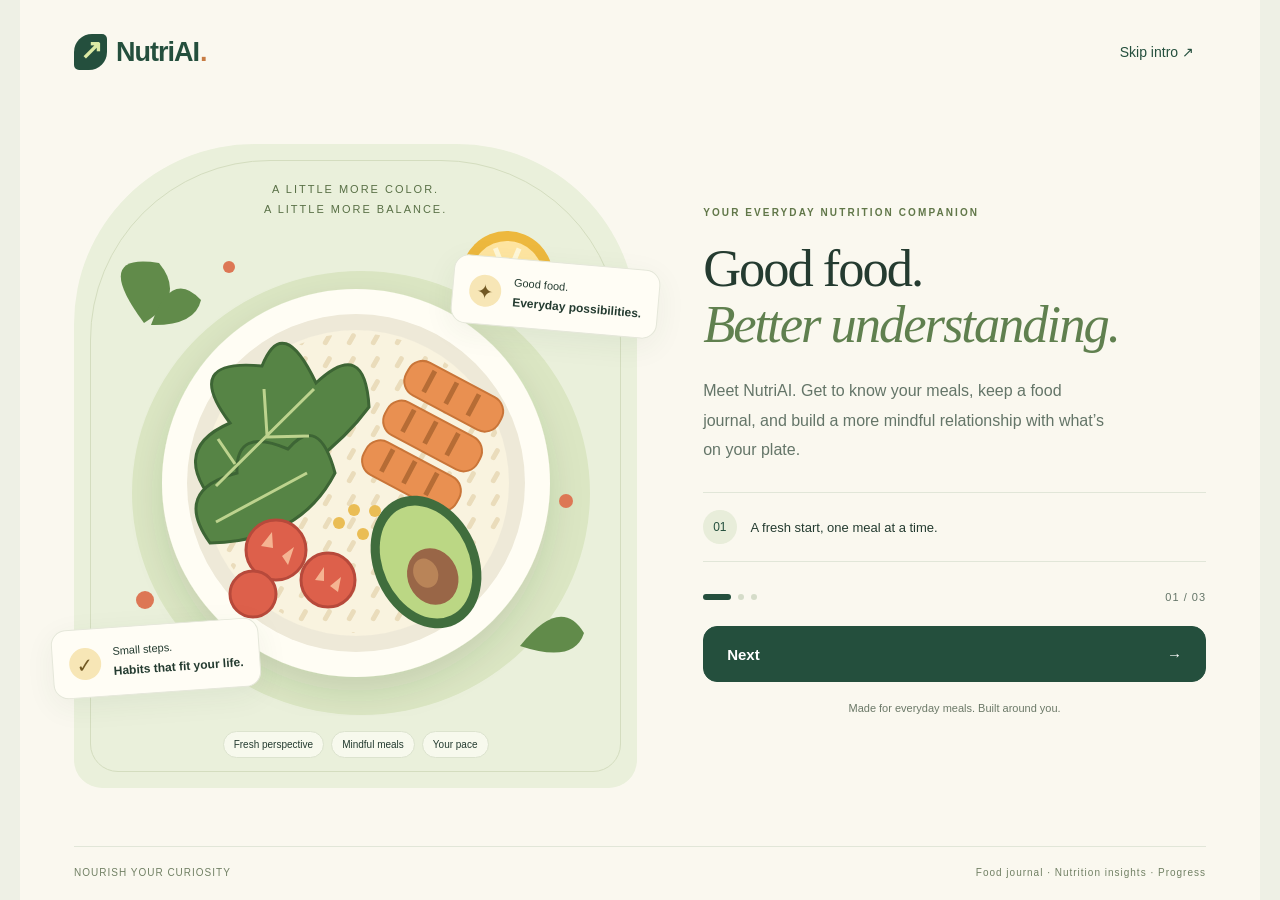
<file: frontend/index.html>
<!DOCTYPE html>
<html lang="en">

<head>
    <meta charset="UTF-8">
    <meta name="viewport" content="width=device-width, initial-scale=1.0">
    <title>NutriAI - Your Personal Wellness Companion</title>
    <!-- App Icons -->
    <link rel="icon" type="image/x-icon" href="assets/icons/favicon.ico">
    <link rel="apple-touch-icon" href="assets/icons/apple-touch-icon.png">
    <!-- PWA Manifest -->
    <link rel="manifest" href="manifest.json">
    <!-- Bootstrap 5 CSS -->
    <link href="https://cdn.jsdelivr.net/npm/bootstrap@5.3.3/dist/css/bootstrap.min.css" rel="stylesheet">
    <!-- Custom CSS -->
    <link rel="stylesheet" href="assets/style.css">
    <link rel="stylesheet" href="assets/nutrition.css">
    <link rel="stylesheet" href="assets/interior.css">
    <script src="scripts/entry.js"></script>
    <!-- Google Fonts -->
    <link href="https://fonts.googleapis.com/css2?family=Outfit:wght@300;400;500;600;700&display=swap" rel="stylesheet">
    <meta name="theme-color" content="#198754">
</head>

<body class="interior  index-page">

    <!-- App Container optimized for mobile -->
    <div class="app-container">
        <!-- Top Nav -->
        <nav class="navbar navbar-expand-lg app-navbar">
            <div class="container-fluid d-flex justify-content-between align-items-center">
                <a class="navbar-brand fw-bold text-success" href="#">NutriAI.</a>
                <div class="d-flex align-items-center gap-2">
                    <button class="btn btn-outline-success btn-sm rounded-pill px-3 fw-semibold shadow-sm"
                        id="headerTourBtn">
                        App guide
                    </button>
                    <button class="btn btn-outline-danger btn-sm rounded-pill px-3 fw-bold shadow-sm"
                        id="logoutBtnHeader">Log out</button>
                </div>
            </div>
        </nav>

        <!-- Main Content Area -->
        <main class="content-area">
          <div id="view-dashboard" class="app-view active">
            <header class="page-heading"><div><p class="page-kicker">YOUR DAILY DOSE OF AWARENESS</p><h1>Good day, <span id="dashName">there</span><span class="sun-mark" aria-hidden="true"> ☀</span></h1><p>Let’s make room for a little more balance.</p></div><a class="heading-action" href="scanner.html">+ Add meal</a></header>
            <section class="dashboard-banner"><div><p>YOUR PLATE. YOUR PACE.</p><h2>Good habits start<br>with your next bite.</h2><span class="hero-description">Get curious about your food.<br>Build a journal that feels like you.</span><a href="scanner.html">Explore your next meal <span aria-hidden="true">↗</span></a></div><img src="assets/food-bowl.svg" alt="Illustration of a colorful balanced meal"></section>
            <div class="dashboard-grid">
              <section class="card summary-card daily-overview"><div class="section-heading"><div><p class="page-kicker">THE BIG PICTURE</p><h2>Daily nutrition</h2></div><span id="dailyStatusBadge" class="badge rounded-pill bg-secondary-subtle text-secondary">Loading…</span></div>
                <div class="energy-summary"><div class="energy-ring" id="energyRing"><div><span id="eatenCals">—</span><small>kcal logged</small></div></div><div class="energy-details"><p><span class="legend-dot"></span> Remaining<strong id="remainingCals">—</strong><small>kcal</small></p><p><span class="legend-dot pale"></span> Daily goal<strong id="goalCals">—</strong><small>kcal</small></p></div></div>
                <div class="macro-tiles"><div><span class="macro-symbol" aria-hidden="true">◒</span><small>Carbs</small><strong><span id="dashCarbs">—</span> <small>g</small></strong></div><div><span class="macro-symbol" aria-hidden="true">◈</span><small>Protein</small><strong><span id="dashProtein">—</span> <small>g</small></strong></div><div><span class="macro-symbol" aria-hidden="true">◔</span><small>Fat</small><strong><span id="dashFat">—</span> <small>g</small></strong></div></div>
                <div class="progress mt-3" id="macroProgressBar" style="height:6px"><div class="progress-bar bg-info" id="carbsBar"></div><div class="progress-bar bg-warning" id="proteinBar"></div><div class="progress-bar bg-danger" id="fatBar"></div></div>
                <details class="nutrient-details"><summary>Vitamins & minerals <span>+</span></summary><div class="micro-totals"><p>Vitamin C <strong><span id="dashVitC">—</span> mg</strong></p><p>Calcium <strong><span id="dashCalcium">—</span> mg</strong></p><p>Iron <strong><span id="dashIron">—</span> mg</strong></p></div></details>
              </section>
              <aside class="day-sidebar"><a class="journal-link mt-0" href="progress.html"><span><small>THE LONGER VIEW</small><strong>See how far you’ve come</strong></span><span aria-hidden="true">↗</span></a></aside>
            </div>
            <section class="journal-section"><div class="section-heading"><div><p class="page-kicker">ONE MEAL AT A TIME</p><h2>Your food journal</h2></div><div><label class="visually-hidden" for="recentMealsDateFilter">Journal date</label><input type="date" id="recentMealsDateFilter" class="form-control form-control-sm"></div></div><div class="meal-list list-group" id="recentMealsContainer"><div class="journal-empty"><p>Your meals will appear here.</p><a href="scanner.html">Log a meal →</a></div></div></section>
          </div>
        </main>

        <!-- Unified Footer Container -->
        <div id="footerContainer"></div>

        <!-- Meal Details Modal -->
        <div class="modal fade" id="mealDetailModal" tabindex="-1" aria-labelledby="mealDetailModalLabel"
            aria-hidden="true">
            <div class="modal-dialog modal-dialog-centered">
                <div class="modal-content rounded-4 border-0 shadow">
                    <div class="modal-header border-0 pb-0">
                        <h5 class="modal-title fw-bold" id="mealDetailModalLabel">Meal Details</h5>
                        <button type="button" class="btn-close" data-bs-dismiss="modal" aria-label="Close"></button>
                    </div>
                    <div class="modal-body">
                        <!-- Medical Caution Block -->
                        <div id="modalMedicalCautionAlert" class="alert alert-danger d-none medical-caution-card" role="alert">
                <div class="caution-header"><span>⚠️</span> <strong>Medical &amp; Dietary Caution</strong></div>
                <div id="modalCautionText"></div>
            </div>

                        <!-- Image Preview Area -->
                        <div id="modalImageContainer" class="rounded-3 overflow-hidden mb-3 d-none bg-dark"
                            style="height: 200px;">
                            <img id="modalFoodImage" src="" alt="Food Preview"
                                style="width: 100%; height: 100%; object-fit: cover;">
                        </div>

                        <h4 class="fw-bold mb-3" id="modalFoodName">Food Name</h4>

                        <!-- Macronutrients -->
                        <div class="row text-center mb-3 bg-light rounded-3 p-2 mx-1">
                            <div class="col-6 mb-2">
                                <span class="d-block small text-muted">Calories</span>
                                <span class="fs-4 fw-bold text-success" id="modalCals">0</span>
                            </div>
                            <div class="col-6 mb-2">
                                <span class="d-block small text-muted">Protein (g)</span>
                                <span class="fs-4 fw-bold" id="modalProtein">0</span>
                            </div>
                            <div class="col-6">
                                <span class="d-block small text-muted">Carbs (g)</span>
                                <span class="fs-4 fw-bold" id="modalCarbs">0</span>
                            </div>
                            <div class="col-6">
                                <span class="d-block small text-muted">Fat (g)</span>
                                <span class="fs-4 fw-bold" id="modalFat">0</span>
                            </div>
                        </div>

                        <!-- Micronutrients -->
                        <h6 class="fw-bold text-muted small mb-2 mt-3">MICRONUTRIENTS</h6>
                        <div class="row text-center bg-light-subtle rounded-3 p-2 mx-1">
                            <div class="col-4">
                                <span class="d-block small text-muted">Vit C</span>
                                <span class="fw-bold text-info" id="modalVitC">0</span><small> mg</small>
                            </div>
                            <div class="col-4">
                                <span class="d-block small text-muted">Calcium</span>
                                <span class="fw-bold text-info" id="modalCalcium">0</span><small> mg</small>
                            </div>
                            <div class="col-4">
                                <span class="d-block small text-muted">Iron</span>
                                <span class="fw-bold text-info" id="modalIron">0</span><small> mg</small>
                            </div>
                        </div>
                    </div>
                </div>
            </div>
        </div>

        <!-- jQuery & Bootstrap JS -->
        <!-- KNOWLEDGE TOUR MODAL (FRESH SIGNUP ONBOARDING) -->
        <div class="tour-modal-backdrop" id="knowledgeTourModal" role="dialog" aria-modal="true" aria-hidden="true" aria-labelledby="tourBannerHeading">
            <div class="tour-modal-card">
                <div class="tour-header-banner">
                    <div class="tour-step-icon-bg" id="tourIconContainer">
                        <span>🥗</span>
                    </div>
                    <h5 class="fw-bold mb-0 text-white" id="tourBannerHeading">Welcome to NutriAI!</h5>
                </div>

                <div class="tour-body">
                    <!-- Step 1 -->
                    <div class="tour-step active" data-step="1" data-icon="🥗" data-heading="Welcome to NutriAI!"
                        data-target=".summary-card">
                        <h4 class="tour-step-title">Daily Calorie & Macro Target</h4>
                        <p class="tour-step-desc">
                            Track your eaten, remaining, and goal calories right here! Watch your daily protein, carbs,
                            and fat breakdown update automatically.
                        </p>
                    </div>

                    <!-- Step 2 -->
                    <div class="tour-step" data-step="2" data-icon="📸" data-heading="Philippine Food Scanner"
                        data-target="[data-nav='scanner'], #scanFoodNavBtn">
                        <h4 class="tour-step-title">Explore a meal</h4>
                        <p class="tour-step-desc">
                            Open Add meal to describe a food and its weight in grams, or upload a photo. Check the predicted food and portion before saving.
                        </p>
                    </div>

                    <!-- Step 3 -->
                    <div class="tour-step" data-step="3" data-icon="⚠️" data-heading="Medical & Allergy Alerts"
                        data-target="#dailyStatusBadge">
                        <h4 class="tour-step-title">Understand the limits</h4>
                        <p class="tour-step-desc">
                            Food alerts check a limited set of known risks. A photo cannot confirm ingredients, hidden allergens, or cross-contact. Always check the recipe or label.
                        </p>
                    </div>

                    <!-- Step 4 -->
                    <div class="tour-step" data-step="4" data-icon="📊" data-heading="Progress & App Settings"
                        data-target="[data-nav='progress'], [data-nav='profile']">
                        <h4 class="tour-step-title">Track Weight & Customize Profile</h4>
                        <p class="tour-step-desc">
                            Use the Progress and Profile tabs at the bottom to view weight charts, update health goals,
                            or replay this tour anytime!
                        </p>
                    </div>
                </div>

                <div class="tour-footer">
                    <p id="tourStepCount" class="small text-muted text-center mb-0" aria-live="polite">Step 1 of 4</p><div class="tour-dots-container" id="tourDotsContainer">
                        <button type="button" class="tour-dot active" data-dot="1" aria-label="Guide step 1"></button>
                        <button type="button" class="tour-dot" data-dot="2" aria-label="Guide step 2"></button>
                        <button type="button" class="tour-dot" data-dot="3" aria-label="Guide step 3"></button>
                        <button type="button" class="tour-dot" data-dot="4" aria-label="Guide step 4"></button>
                    </div>

                    <div class="tour-actions-row">
                        <button type="button" class="btn btn-link text-muted p-0 text-decoration-none fw-medium small"
                            id="tourSkipBtn">
                            Skip Tour
                        </button>
                        <div class="d-flex gap-2">
                            <button type="button"
                                class="btn btn-outline-secondary rounded-pill px-3 py-2 fw-semibold d-none"
                                id="tourPrevBtn">
                                Back
                            </button>
                            <button type="button" class="btn btn-success rounded-pill px-4 py-2 fw-bold shadow-sm"
                                id="tourNextBtn">
                                Next
                            </button>
                        </div>
                    </div>
                </div>
            </div>
        </div>

        <script src="https://code.jquery.com/jquery-3.7.1.min.js"></script>
        <script src="https://cdn.jsdelivr.net/npm/bootstrap@5.3.3/dist/js/bootstrap.bundle.min.js"></script>
        <script src="scripts/app.js"></script>
        <script>
            // Basic Service Worker Registration
            if ('serviceWorker' in navigator) {
                window.addEventListener('load', () => {
                    navigator.serviceWorker.register('/sw.js')
                        .then(reg => {
                            console.log('SW Registered', reg);
                            // Eagerly check for service worker file updates on launch
                            reg.update();
                            // Check for updates every 1 hour
                            setInterval(() => {
                                reg.update();
                            }, 60 * 60 * 1000);
                        })
                        .catch(err => console.log('SW Reg Error', err));
                });

                // Listen for new controller taking over and reload client window automatically
                let refreshing = false;
                navigator.serviceWorker.addEventListener('controllerchange', () => {
                    if (!refreshing) {
                        refreshing = true;
                        window.location.reload();
                    }
                });
            }
        </script>
</body>

</html>
</file>
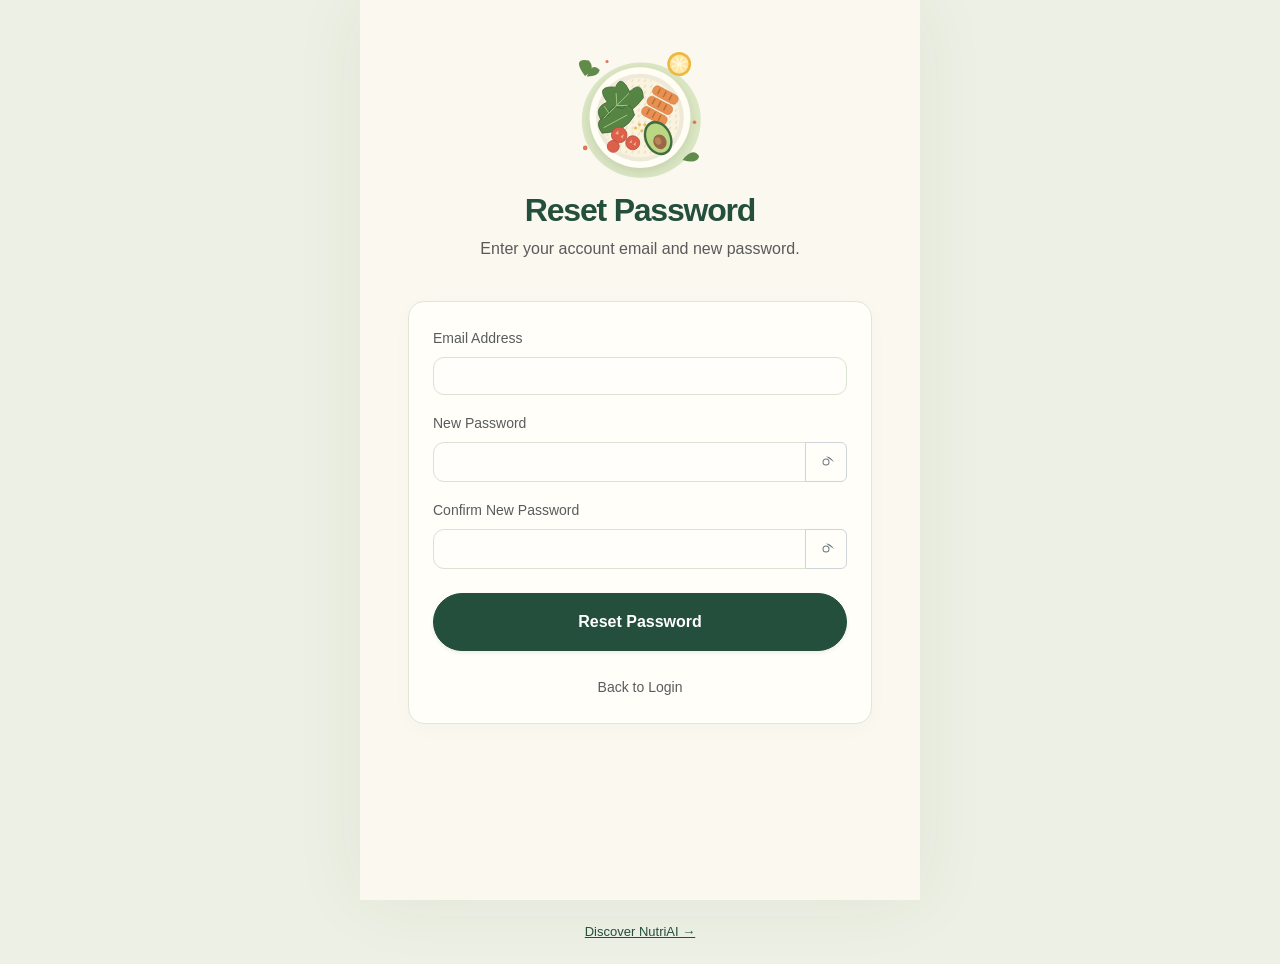
<file: frontend/forgot-password.html>
<!DOCTYPE html>
<html lang="en">

<head>
    <meta charset="UTF-8">
    <meta name="viewport" content="width=device-width, initial-scale=1.0">
    <title>NutriAI - Forgot Password</title>
    <!-- App Icons -->
    <link rel="icon" type="image/x-icon" href="assets/icons/favicon.ico">
    <link rel="apple-touch-icon" href="assets/icons/apple-touch-icon.png">
    <link href="https://cdn.jsdelivr.net/npm/bootstrap@5.3.3/dist/css/bootstrap.min.css" rel="stylesheet">
    <link rel="stylesheet" href="assets/style.css">
    <link rel="stylesheet" href="assets/nutrition.css">
    <script src="scripts/entry.js"></script>
</head>

<body class="bg-light auth-page">

    <div class="app-container px-4 py-5"
        style="min-height: 100vh; display: flex; flex-direction: column; justify-content: center;">

        <div class="text-center mb-4" id="headerText">
            <h2 class="fw-bold text-success">Reset Password</h2>
            <p class="text-muted">Enter your account email and new password.</p>
        </div>

        <div class="card summary-card border-0 shadow-sm p-4 text-start rounded-4">

            <div id="forgotAlert" class="alert d-none py-2 small"></div>

            <form id="forgotForm">
                <div class="mb-3">
                    <label class="form-label small text-muted" for="forgotEmail">Email Address</label>
                    <input type="email" id="forgotEmail" class="form-control" required>
                </div>

                <div class="mb-3">
                    <label class="form-label small text-muted" for="forgotNewPassword">New Password</label>
                    <div class="input-group">
                        <input type="password" id="forgotNewPassword" class="form-control" required minlength="8">
                        <button class="btn btn-outline-secondary toggle-password d-flex align-items-center" type="button" style="border-color: #ced4da;">
                            <svg xmlns="http://www.w3.org/2000/svg" width="16" height="16" fill="currentColor" class="bi bi-eye" viewBox="0 0 16 16">
                                <path d="M16 8s-3-5.5-8-5.5S0 8s3 5.5 8 5.5S16 8 16 8M1.173 8a13 13 0 0 1 1.66-2.043C4.12 4.668 5.88 3.5 8 3.5s3.879 1.168 5.168 2.457A13 13 0 0 1 14.828 8q-.086.13-.195.288c-.335.48-.83 1.12-1.465 1.755C11.879 11.332 10.119 12.5 8 12.5s-3.879-1.168-5.168-2.457A13 13 0 0 1 1.173 8"/>
                                <path d="M8 5.5a2.5 2.5 0 1 0 0 5 2.5 2.5 0 0 0 0-5M4.5 8a3.5 3.5 0 1 1 7 0 3.5 3.5 0 0 1-7 0"/>
                            </svg>
                        </button>
                    </div>
                </div>

                <div class="mb-4">
                    <label class="form-label small text-muted" for="forgotConfirmPassword">Confirm New Password</label>
                    <div class="input-group">
                        <input type="password" id="forgotConfirmPassword" class="form-control" required minlength="8">
                        <button class="btn btn-outline-secondary toggle-password d-flex align-items-center" type="button" style="border-color: #ced4da;">
                            <svg xmlns="http://www.w3.org/2000/svg" width="16" height="16" fill="currentColor" class="bi bi-eye" viewBox="0 0 16 16">
                                <path d="M16 8s-3-5.5-8-5.5S0 8s3 5.5 8 5.5S16 8 16 8M1.173 8a13 13 0 0 1 1.66-2.043C4.12 4.668 5.88 3.5 8 3.5s3.879 1.168 5.168 2.457A13 13 0 0 1 14.828 8q-.086.13-.195.288c-.335.48-.83 1.12-1.465 1.755C11.879 11.332 10.119 12.5 8 12.5s-3.879-1.168-5.168-2.457A13 13 0 0 1 1.173 8"/>
                                <path d="M8 5.5a2.5 2.5 0 1 0 0 5 2.5 2.5 0 0 0 0-5M4.5 8a3.5 3.5 0 1 1 7 0 3.5 3.5 0 0 1-7 0"/>
                            </svg>
                        </button>
                    </div>
                </div>

                <button type="submit" id="resetBtn" class="btn btn-success w-100 py-3 rounded-pill fw-bold shadow-sm">
                    Reset Password
                </button>
            </form>

            <div class="text-center mt-4">
                <a href="login.html" class="text-muted text-decoration-none small">Back to Login</a>
            </div>
        </div>

    </div>

    <!-- Add Bootstrap & jQuery -->
    <script src="https://code.jquery.com/jquery-3.7.1.min.js"></script>
    <script src="https://cdn.jsdelivr.net/npm/bootstrap@5.3.3/dist/js/bootstrap.bundle.min.js"></script>
    <script src="scripts/app.js"></script>

    <script>
        $('#forgotForm').submit(async function (e) {
            e.preventDefault();
            const email = $('#forgotEmail').val();
            const newPw = $('#forgotNewPassword').val();
            const confirmPw = $('#forgotConfirmPassword').val();
            const btn = $('#resetBtn');

            if (newPw !== confirmPw) {
                showToast("Passwords do not match!", 'danger');
                return;
            }

            if (!isStrongPassword(newPw)) {
                showToast("Please use a strong password that meets all requirements.", 'danger');
                return;
            }

            btn.prop('disabled', true).text('Resetting...');

            try {
                const res = await fetch(`${API_BASE_URL}/forgot-password`, {
                    method: 'POST',
                    headers: { 'Content-Type': 'application/json' },
                    body: JSON.stringify({
                        email: email,
                        new_password: newPw
                    })
                });

                if (!res.ok) {
                    const err = await res.json();
                    throw new Error(err.detail || "Failed to reset password");
                }

                // Success
                $('#headerText').hide();
                $('#forgotForm').hide();

                const alertHtml = `
                    <div class="alert alert-success fw-bold text-center py-4 fs-5 mb-0 rounded-4">
                        Password reset successfully! You can now log in.
                    </div>
                `;
                $('.summary-card').append(alertHtml);

            } catch (err) {
                showToast(err.message, 'danger');
            } finally {
                btn.prop('disabled', false).text('Reset Password');
            }
        });
    </script>
<a class="intro-link" href="welcome.html?replay=1">Discover NutriAI →</a>
</body>

</html>
</file>
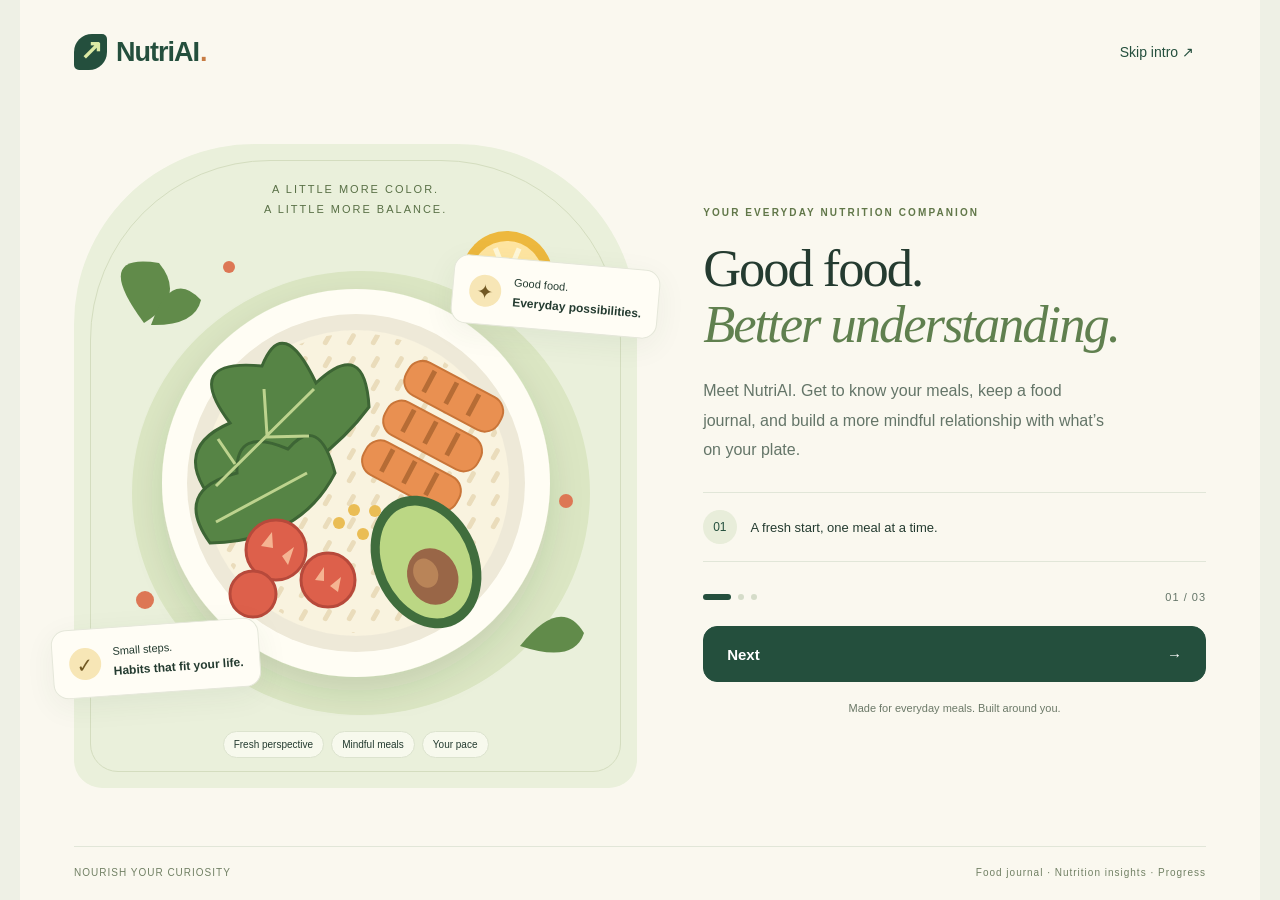
<file: frontend/login.html>
<!DOCTYPE html>
<html lang="en">

<head>
    <meta charset="UTF-8">
    <meta name="viewport" content="width=device-width, initial-scale=1.0">
    <title>NutriAI - Login</title>
    <!-- App Icons -->
    <link rel="icon" type="image/x-icon" href="assets/icons/favicon.ico">
    <link rel="apple-touch-icon" href="assets/icons/apple-touch-icon.png">
    <link href="https://cdn.jsdelivr.net/npm/bootstrap@5.3.3/dist/css/bootstrap.min.css" rel="stylesheet">
    <link rel="stylesheet" href="assets/style.css">
    <link rel="stylesheet" href="assets/nutrition.css">
    <script src="scripts/entry.js"></script>
    <link href="https://fonts.googleapis.com/css2?family=Outfit:wght@300;400;500;600;700&display=swap" rel="stylesheet">
    <script src="https://accounts.google.com/gsi/client" async defer></script>
</head>

<body class="bg-light auth-page">

    <div class="app-container px-4"
        style="min-height: 100vh; display: flex; flex-direction: column; justify-content: center;">

        <div class="text-center mb-5">
            <h1 class="fw-bold text-success display-4">NutriAI.</h1>
            <p class="text-muted">A little awareness with every bite.</p>
        </div>

        <div class="card summary-card border-0 shadow-sm p-4 text-start rounded-4">
            <h4 class="fw-bold mb-4">Welcome Back</h4>

            <form id="loginForm">
                <div class="mb-3">
                    <label class="form-label small text-muted" for="loginEmail">Email Address</label>
                    <input type="email" class="form-control py-2" id="loginEmail" required>
                </div>
                <div class="mb-1">
                    <label class="form-label small text-muted" for="loginPassword">Password</label>
                    <div class="input-group">
                        <input type="password" class="form-control py-2" id="loginPassword" required>
                        <button class="btn btn-outline-secondary toggle-password d-flex align-items-center" type="button" style="border-color: #ced4da;">
                            <svg xmlns="http://www.w3.org/2000/svg" width="16" height="16" fill="currentColor" class="bi bi-eye" viewBox="0 0 16 16">
                                <path d="M16 8s-3-5.5-8-5.5S0 8s3 5.5 8 5.5S16 8 16 8M1.173 8a13 13 0 0 1 1.66-2.043C4.12 4.668 5.88 3.5 8 3.5s3.879 1.168 5.168 2.457A13 13 0 0 1 14.828 8q-.086.13-.195.288c-.335.48-.83 1.12-1.465 1.755C11.879 11.332 10.119 12.5 8 12.5s-3.879-1.168-5.168-2.457A13 13 0 0 1 1.173 8"/>
                                <path d="M8 5.5a2.5 2.5 0 1 0 0 5 2.5 2.5 0 0 0 0-5M4.5 8a3.5 3.5 0 1 1 7 0 3.5 3.5 0 0 1-7 0"/>
                            </svg>
                        </button>
                    </div>
                </div>
                <div class="text-end mb-4">
                    <a href="forgot-password.html" class="text-success text-decoration-none small fw-bold">Forgot
                        Password?</a>
                </div>

                <div id="loginError" class="alert alert-danger d-none small py-2" role="alert"></div>

                <button type="submit" class="btn btn-success w-100 py-3 rounded-pill fw-bold shadow-sm" id="loginBtn">
                    Login
                </button>
            </form>

            <div class="d-flex align-items-center my-4">
                <hr class="flex-grow-1">
                <span class="mx-3 text-muted small">OR</span>
                <hr class="flex-grow-1">
            </div>

            <div id="googleSignInBtn" class="d-flex justify-content-center"></div>

            <div class="text-center mt-4">
                <span class="text-muted small">Don't have an account?</span>
                <a href="register.html" class="text-success text-decoration-none fw-bold small ms-1">Sign Up</a>
            </div>
        </div>

    </div>

    <script src="https://code.jquery.com/jquery-3.7.1.min.js"></script>
    <script src="https://cdn.jsdelivr.net/npm/bootstrap@5.3.3/dist/js/bootstrap.bundle.min.js"></script>
    <script src="scripts/app.js"></script>
<a class="intro-link" href="welcome.html?replay=1">Discover NutriAI →</a>
</body>

</html>
</file>
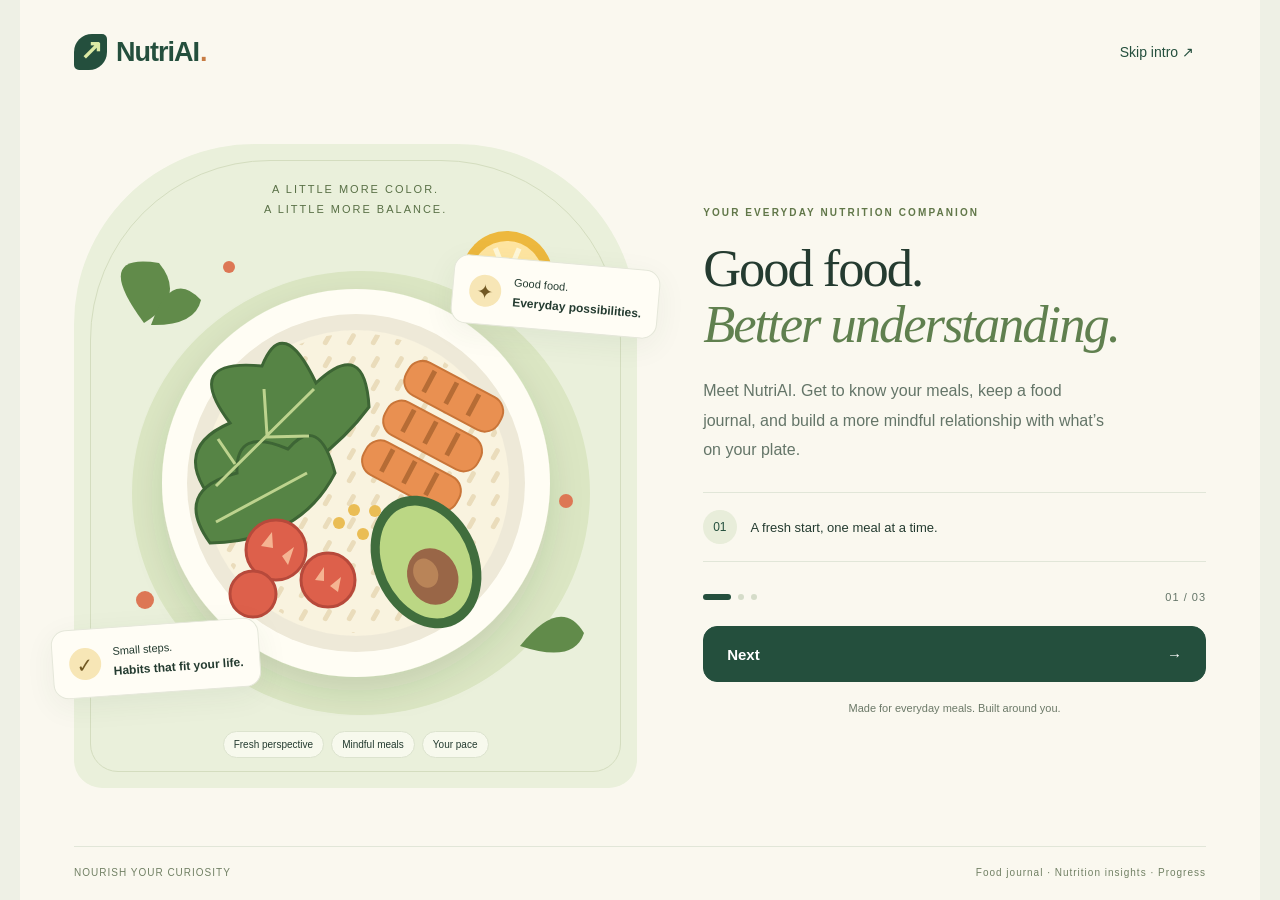
<file: frontend/onboarding.html>
<!DOCTYPE html>
<html lang="en">

<head>
    <meta charset="UTF-8">
    <meta name="viewport" content="width=device-width, initial-scale=1.0">
    <title>NutriAI - Smart Onboarding</title>
    <!-- App Icons -->
    <link rel="icon" type="image/x-icon" href="assets/icons/favicon.ico">
    <link rel="apple-touch-icon" href="assets/icons/apple-touch-icon.png">
    <link href="https://cdn.jsdelivr.net/npm/bootstrap@5.3.3/dist/css/bootstrap.min.css" rel="stylesheet">
    <link rel="stylesheet" href="assets/style.css">
    <link rel="stylesheet" href="assets/nutrition.css">
    <link rel="stylesheet" href="assets/interior.css">
    <script src="scripts/entry.js"></script>
    <link href="https://fonts.googleapis.com/css2?family=Outfit:wght@300;400;500;600;700&display=swap" rel="stylesheet">
</head>

<body class="interior bg-light onboarding-page">

    <div class="app-container px-4 py-5"
        style="min-height: 100vh; display: flex; flex-direction: column; justify-content: center;">

        <div class="text-center mb-5">
            <p class="page-kicker">WELCOME TO YOUR NEXT CHAPTER</p><h1 class="interior-title">Let’s make it yours.</h1>
            <p class="text-muted">A few details to help you get started.</p><img class="setup-illustration" src="assets/food-bowl.svg" alt="Illustrated bowl of vegetables and grains">
        </div>

        <div class="card summary-card border-0 shadow-sm p-4 text-start">
            <form id="onboardingForm">
                <p class="page-kicker">01 / YOUR STARTING POINT</p><h2 class="setup-title">A plan that starts with you</h2><p class="text-muted">Use the measurements you know. We’ll handle the conversion.</p>
                <div class="row g-3 mb-4">
                    <div class="col-12 col-md-6">
                        <label class="form-label small text-muted">Height (cm)</label>
                        <input type="number" class="form-control" id="height_cm" required>
                    </div>
                    <div class="col-12 col-md-6">
                        <label class="form-label small text-muted">Weight (kg)</label>
                        <input type="number" class="form-control" id="weight_kg" required>
                    </div>

                    <!-- BMI Display Visualizer -->
                    <div class="col-12 d-none" id="bmiDisplayContainer">
                        <div class="p-3 rounded-3 bg-light border border-light-subtle bmi-container">
                            <div class="d-flex justify-content-between align-items-center mb-1">
                                <div>
                                    <span class="small text-muted d-block" style="font-size: 0.75rem;">Calculated BMI</span>
                                    <span class="fs-4 fw-bold text-success" id="bmiValue">-</span>
                                </div>
                                <div class="text-end">
                                    <span class="small text-muted d-block" style="font-size: 0.75rem;">BMI range</span>
                                    <span class="badge fs-6 px-3 py-2 rounded-pill" id="bmiCategoryBadge">-</span>
                                </div>
                            </div>
                            <div class="progress mt-2 shadow-sm" style="height: 8px;" id="bmiProgressBarContainer">
                                <div class="progress-bar progress-bar-striped progress-bar-animated" role="progressbar" style="width: 0%" id="bmiProgressBar"></div>
                            </div>
                        </div>
                    </div>

                    <div class="col-12">
                        <label class="form-label small text-muted">Target Weight (kg)</label>
                        <input type="number" class="form-control" id="target_weight_kg" required>
                        <small class="text-success d-block mt-1">You can change these details later. Calorie targets are estimates; BMI alone does not measure health.</small>
                    </div>
                </div>

                <hr class="text-muted mb-4">

                <h5 class="fw-bold mb-3">Food & health preferences</h5>
                <div class="mb-3">
                    <label class="form-label small text-muted">Illnesses / Conditions (Optional)</label>
                    <div class="dropdown">
                        <button class="btn btn-outline-secondary dropdown-toggle w-100 text-start d-flex justify-content-between align-items-center" type="button" id="illnessesDropdown" data-bs-toggle="dropdown" data-bs-auto-close="outside" aria-expanded="false" style="border: 1px solid #ced4da; background-color: #fff; color: #212529;">
                            <span id="selectedIllnessesText" class="text-truncate" style="max-width: 90%;">Choose conditions · select multiple</span>
                        </button>
                        <div class="dropdown-menu w-100 p-3" aria-labelledby="illnessesDropdown" id="illnessesOptionsContainer" style="max-height: 250px; overflow-y: auto;">
                            <p class="small text-muted">Loading conditions…</p>
                        </div>
                    </div>
                </div>
                <div class="mb-4">
                    <label class="form-label small text-muted">Food Allergies (Optional)</label>
                    <input type="text" class="form-control" id="allergies" aria-label="Food allergies, separated by commas" placeholder="e.g. Peanuts, Shellfish">
                    <small class="text-muted d-block mt-1">List each allergy, separated by commas. Photos cannot identify every ingredient or cross-contact risk.</small>
                </div>

                <button type="submit" class="btn btn-success w-100 py-3 rounded-pill fw-bold pt-3 pb-3 shadow-sm"
                    id="saveProfileBtn">
                    Save Profile & Continue
                </button>
            </form>
        </div>

    </div>

    <script src="https://code.jquery.com/jquery-3.7.1.min.js"></script>
    <script src="https://cdn.jsdelivr.net/npm/bootstrap@5.3.3/dist/js/bootstrap.bundle.min.js"></script>
    <script src="scripts/measurements.js"></script>
    <script src="scripts/app.js"></script>
</body>

</html>
</file>
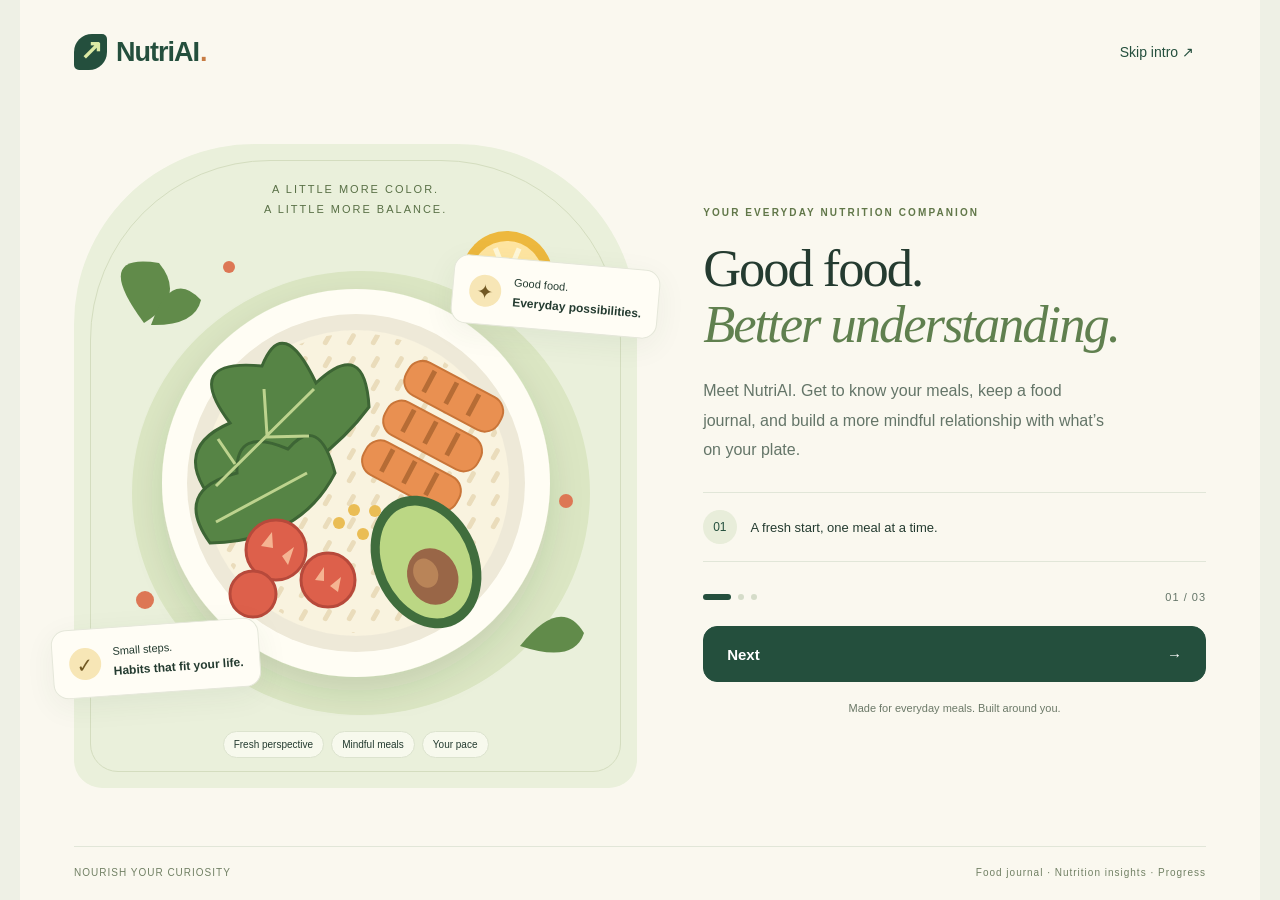
<file: frontend/profile-info.html>
<!DOCTYPE html>
<html lang="en">

<head>
    <meta charset="UTF-8">
    <meta name="viewport" content="width=device-width, initial-scale=1.0">
    <title>NutriAI - Basic Info</title>
    <!-- App Icons -->
    <link rel="icon" type="image/x-icon" href="assets/icons/favicon.ico">
    <link rel="apple-touch-icon" href="assets/icons/apple-touch-icon.png">
    <!-- Bootstrap CSS -->
    <link href="https://cdn.jsdelivr.net/npm/bootstrap@5.3.3/dist/css/bootstrap.min.css" rel="stylesheet">
    <!-- Custom CSS -->
    <link rel="stylesheet" href="assets/style.css">
    <link rel="stylesheet" href="assets/nutrition.css">
    <link rel="stylesheet" href="assets/interior.css">
    <script src="scripts/entry.js"></script>
    <!-- Google Fonts -->
    <link href="https://fonts.googleapis.com/css2?family=Outfit:wght@300;400;500;600;700&display=swap" rel="stylesheet">
</head>

<body class="interior bg-light pb-5 pt-4 profile-info-page">

    <div class="app-container px-3">
        <!-- Header -->
        <header class="d-flex align-items-center mb-4 pt-2">
            <a href="profile.html" class="settings-back-btn btn btn-light rounded-circle d-flex align-items-center justify-content-center me-3 shadow-sm" style="width: 40px; height: 40px; border: 1px solid #dee2e6;">
                <svg xmlns="http://www.w3.org/2000/svg" width="20" height="20" viewBox="0 0 24 24" fill="none" stroke="currentColor" stroke-width="2.5" stroke-linecap="round" stroke-linejoin="round" class="text-secondary">
                    <line x1="19" y1="12" x2="5" y2="12"></line>
                    <polyline points="12 19 5 12 12 5"></polyline>
                </svg>
            </a>
            <div>
                <h4 class="fw-bold mb-0">Basic Info</h4>
                <p class="text-muted small mb-0">Update your name and email address.</p>
            </div>
        </header>

        <div class="card summary-card border-0 shadow-sm p-4 text-start rounded-4 mb-4">
            <h5 class="fw-bold mb-3 text-success">Basic Info & Goals</h5>

            <form id="profileInfoForm" class="mb-0">
                <div class="row g-2 mb-3">
                    <div class="col-5">
                        <label class="form-label small text-muted">First Name</label>
                        <input type="text" class="form-control" id="profileFirstName" required>
                    </div>
                    <div class="col-2">
                        <label class="form-label small text-muted">M.I.</label>
                        <input type="text" class="form-control" id="profileMiddleInitial" maxlength="1">
                    </div>
                    <div class="col-5">
                        <label class="form-label small text-muted">Last Name</label>
                        <input type="text" class="form-control" id="profileLastName" required>
                    </div>
                </div>
                <div class="mb-3">
                    <label class="form-label small text-muted">Email Address</label>
                    <input type="email" class="form-control" id="profileEmail" required>
                </div>
                <button type="submit" class="btn btn-success w-100 py-3 rounded-pill fw-bold"
                    id="saveBasicInfoBtn">Save Basic Info</button>
            </form>
        </div>

        <!-- Unified Footer Container -->
        <div id="footerContainer"></div>
    </div>

    <!-- jQuery & Bootstrap JS -->
    <script src="https://cdn.jsdelivr.net/npm/bootstrap@5.3.3/dist/js/bootstrap.bundle.min.js"></script>
    <script src="https://code.jquery.com/jquery-3.7.1.min.js"></script>
    <!-- App Logic -->
    <script src="scripts/app.js"></script>
</body>

</html>
</file>
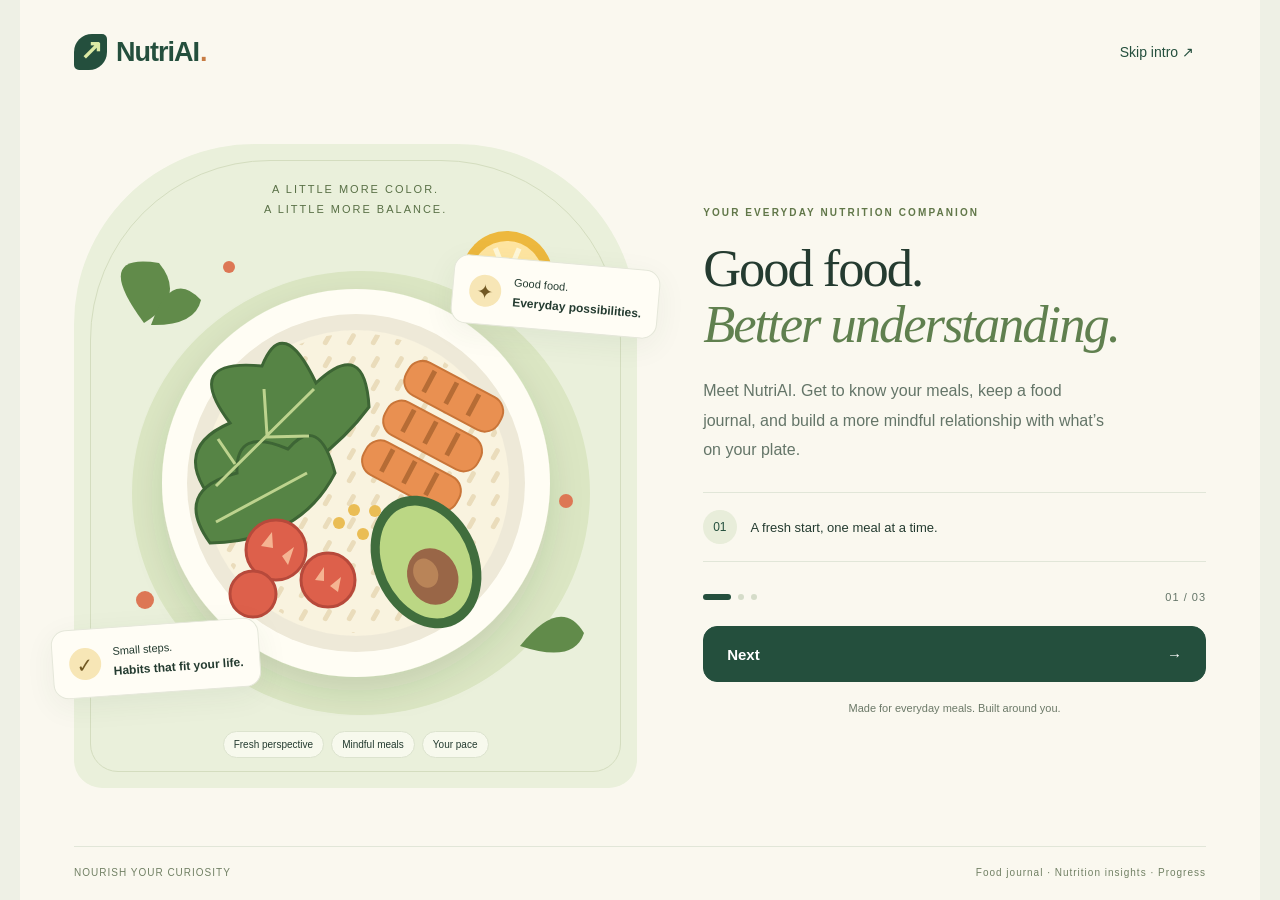
<file: frontend/profile-metrics.html>
<!DOCTYPE html>
<html lang="en">

<head>
    <meta charset="UTF-8">
    <meta name="viewport" content="width=device-width, initial-scale=1.0">
    <title>NutriAI - Body Metrics</title>
    <!-- App Icons -->
    <link rel="icon" type="image/x-icon" href="assets/icons/favicon.ico">
    <link rel="apple-touch-icon" href="assets/icons/apple-touch-icon.png">
    <!-- Bootstrap CSS -->
    <link href="https://cdn.jsdelivr.net/npm/bootstrap@5.3.3/dist/css/bootstrap.min.css" rel="stylesheet">
    <!-- Custom CSS -->
    <link rel="stylesheet" href="assets/style.css">
    <link rel="stylesheet" href="assets/nutrition.css">
    <link rel="stylesheet" href="assets/interior.css">
    <script src="scripts/entry.js"></script>
    <!-- Google Fonts -->
    <link href="https://fonts.googleapis.com/css2?family=Outfit:wght@300;400;500;600;700&display=swap" rel="stylesheet">
</head>

<body class="interior bg-light pb-5 pt-4 profile-metrics-page">

    <div class="app-container px-3">
        <!-- Header -->
        <header class="d-flex align-items-center mb-4 pt-2">
            <a href="profile.html" class="settings-back-btn btn btn-light rounded-circle d-flex align-items-center justify-content-center me-3 shadow-sm" style="width: 40px; height: 40px; border: 1px solid #dee2e6;">
                <svg xmlns="http://www.w3.org/2000/svg" width="20" height="20" viewBox="0 0 24 24" fill="none" stroke="currentColor" stroke-width="2.5" stroke-linecap="round" stroke-linejoin="round" class="text-secondary">
                    <line x1="19" y1="12" x2="5" y2="12"></line>
                    <polyline points="12 19 5 12 12 5"></polyline>
                </svg>
            </a>
            <div>
                <h4 class="fw-bold mb-0">Body Metrics</h4>
                <p class="text-muted small mb-0">Update your metrics and health conditions.</p>
            </div>
        </header>

        <div class="card summary-card border-0 shadow-sm p-4 text-start rounded-4 mb-4">
            <p class="page-kicker">YOUR STARTING POINT</p><h2 class="setup-title">Measurements & goals</h2>
            <form id="onboardingForm" class="mb-0">
                <input type="hidden" id="isUpdate" value="true">

                <div class="mb-3 row">
                    <div class="col-12 col-md-6">
                        <label class="form-label small text-muted">Height (cm)</label>
                        <input type="number" step="0.1" class="form-control" id="height_cm" required>
                    </div>
                    <div class="col-12 col-md-6">
                        <label class="form-label small text-muted">Current Weight (kg)</label>
                        <input type="number" step="0.1" class="form-control" id="weight_kg" required>
                    </div>
                </div>

                <!-- BMI Display Visualizer -->
                <div id="bmiDisplayContainer" class="d-none mb-4 p-3 rounded-3 bg-light border border-light-subtle bmi-container">
                    <div class="d-flex justify-content-between align-items-center mb-1">
                        <div>
                            <span class="small text-muted d-block" style="font-size: 0.75rem;">Calculated BMI</span>
                            <span class="fs-4 fw-bold text-success" id="bmiValue">-</span>
                        </div>
                        <div class="text-end">
                            <span class="small text-muted d-block" style="font-size: 0.75rem;">BMI range</span>
                            <span class="badge fs-6 px-3 py-2 rounded-pill" id="bmiCategoryBadge">-</span>
                        </div>
                    </div>
                    <div class="progress mt-2 shadow-sm" style="height: 8px;" id="bmiProgressBarContainer">
                        <div class="progress-bar progress-bar-striped progress-bar-animated" role="progressbar" style="width: 0%" id="bmiProgressBar"></div>
                    </div>
                </div>

                <div class="mb-4">
                    <label class="form-label small text-muted">Target Weight (kg)</label>
                    <input type="number" step="0.1" class="form-control" id="target_weight_kg" required>
                </div>

                <h5 class="fw-bold mb-3 text-success">Food & health preferences
                </h5>
                <p class="small text-muted mb-3">Select all conditions that apply. Food alerts are limited checks, not a medical assessment.</p>

                <div class="mb-3">
                    <label class="form-label small text-muted">Pre-existing Illnesses / Conditions</label>
                    <div class="dropdown">
                        <button
                            class="btn btn-outline-secondary dropdown-toggle w-100 text-start d-flex justify-content-between align-items-center"
                            type="button" id="illnessesDropdown" data-bs-toggle="dropdown" data-bs-auto-close="outside" aria-expanded="false"
                            style="border: 1px solid #ced4da; background-color: #fff; color: #212529;">
                            <span id="selectedIllnessesText" class="text-truncate" style="max-width: 90%;">Select
                                Medical Conditions</span>
                        </button>

                        <div class="dropdown-menu w-100 p-3" aria-labelledby="illnessesDropdown"
                            id="illnessesOptionsContainer" style="max-height: 250px; overflow-y: auto;">
                            <p class="small text-muted">Loading conditions…</p>
                        </div>
                    </div>
                </div>

                <div class="mb-4">
                    <label class="form-label small text-muted">Allergies (comma separated)</label>
                    <input type="text" class="form-control" id="allergies" aria-label="Food allergies, separated by commas" placeholder="e.g. Peanuts, Shellfish">
                </div>

                <button type="submit" class="btn btn-success w-100 py-3 rounded-pill fw-bold" id="saveProfileBtn">Update Goals</button>
            </form>
        </div>

        <!-- Unified Footer Container -->
        <div id="footerContainer"></div>
    </div>

    <!-- jQuery & Bootstrap JS -->
    <script src="https://cdn.jsdelivr.net/npm/bootstrap@5.3.3/dist/js/bootstrap.bundle.min.js"></script>
    <script src="https://code.jquery.com/jquery-3.7.1.min.js"></script>
    <!-- App Logic -->
    <script src="scripts/measurements.js"></script>
    <script src="scripts/app.js"></script>
</body>

</html>
</file>
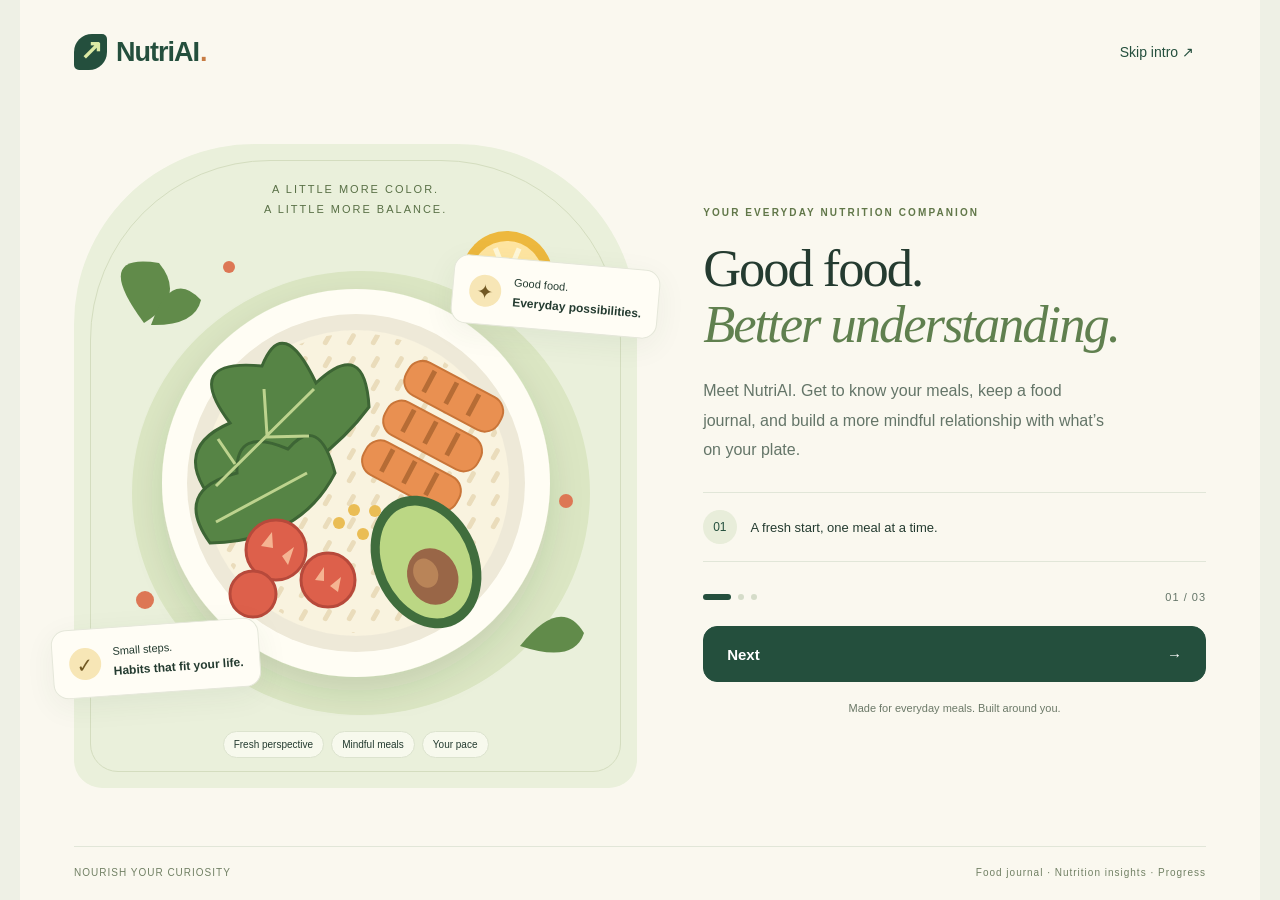
<file: frontend/profile-security.html>
<!DOCTYPE html>
<html lang="en">

<head>
    <meta charset="UTF-8">
    <meta name="viewport" content="width=device-width, initial-scale=1.0">
    <title>NutriAI - Security</title>
    <!-- App Icons -->
    <link rel="icon" type="image/x-icon" href="assets/icons/favicon.ico">
    <link rel="apple-touch-icon" href="assets/icons/apple-touch-icon.png">
    <!-- Bootstrap CSS -->
    <link href="https://cdn.jsdelivr.net/npm/bootstrap@5.3.3/dist/css/bootstrap.min.css" rel="stylesheet">
    <!-- Custom CSS -->
    <link rel="stylesheet" href="assets/style.css">
    <link rel="stylesheet" href="assets/nutrition.css">
    <link rel="stylesheet" href="assets/interior.css">
    <script src="scripts/entry.js"></script>
    <!-- Google Fonts -->
    <link href="https://fonts.googleapis.com/css2?family=Outfit:wght@300;400;500;600;700&display=swap" rel="stylesheet">
</head>

<body class="interior bg-light pb-5 pt-4 profile-security-page">

    <div class="app-container px-3">
        <!-- Header -->
        <header class="d-flex align-items-center mb-4 pt-2">
            <a href="profile.html" class="settings-back-btn btn btn-light rounded-circle d-flex align-items-center justify-content-center me-3 shadow-sm" style="width: 40px; height: 40px; border: 1px solid #dee2e6;">
                <svg xmlns="http://www.w3.org/2000/svg" width="20" height="20" viewBox="0 0 24 24" fill="none" stroke="currentColor" stroke-width="2.5" stroke-linecap="round" stroke-linejoin="round" class="text-secondary">
                    <line x1="19" y1="12" x2="5" y2="12"></line>
                    <polyline points="12 19 5 12 12 5"></polyline>
                </svg>
            </a>
            <div>
                <h4 class="fw-bold mb-0">Security</h4>
                <p class="text-muted small mb-0">Change your account password.</p>
            </div>
        </header>

        <div class="card summary-card border-0 shadow-sm p-4 text-start rounded-4 mb-4">
            <h5 class="fw-bold mb-3 text-warning">Security</h5>
            <div id="passwordAlert" class="alert d-none py-2 small"></div>
            <form id="changePasswordForm" class="mb-0">
                <div class="mb-3">
                    <label class="form-label small text-muted">Current Password</label>
                    <div class="input-group">
                        <input type="password" class="form-control" id="currentPassword" required>
                        <button class="btn btn-outline-secondary toggle-password d-flex align-items-center"
                            type="button" style="border-color: #ced4da;">
                            <svg xmlns="http://www.w3.org/2000/svg" width="16" height="16" fill="currentColor"
                                class="bi bi-eye" viewBox="0 0 16 16">
                                <path
                                    d="M16 8s-3-5.5-8-5.5S0 8s3 5.5 8 5.5S16 8 16 8M1.173 8a13 13 0 0 1 1.66-2.043C4.12 4.668 5.88 3.5 8 3.5s3.879 1.168 5.168 2.457A13 13 0 0 1 14.828 8q-.086.13-.195.288c-.335.48-.83 1.12-1.465 1.755C11.879 11.332 10.119 12.5 8 12.5s-3.879-1.168-5.168-2.457A13 13 0 0 1 1.173 8" />
                                <path
                                    d="M8 5.5a2.5 2.5 0 1 0 0 5 2.5 2.5 0 0 0 0-5M4.5 8a3.5 3.5 0 1 1 7 0 3.5 3.5 0 0 1-7 0" />
                            </svg>
                        </button>
                    </div>
                </div>
                <div class="mb-3">
                    <label class="form-label small text-muted">New Password</label>
                    <div class="input-group">
                        <input type="password" class="form-control" id="newPassword" required>
                        <button class="btn btn-outline-secondary toggle-password d-flex align-items-center"
                            type="button" style="border-color: #ced4da;">
                            <svg xmlns="http://www.w3.org/2000/svg" width="16" height="16" fill="currentColor"
                                class="bi bi-eye" viewBox="0 0 16 16">
                                <path
                                    d="M16 8s-3-5.5-8-5.5S0 8s3 5.5 8 5.5S16 8 16 8M1.173 8a13 13 0 0 1 1.66-2.043C4.12 4.668 5.88 3.5 8 3.5s3.879 1.168 5.168 2.457A13 13 0 0 1 14.828 8q-.086.13-.195.288c-.335.48-.83 1.12-1.465 1.755C11.879 11.332 10.119 12.5 8 12.5s-3.879-1.168-5.168-2.457A13 13 0 0 1 1.173 8" />
                                <path
                                    d="M8 5.5a2.5 2.5 0 1 0 0 5 2.5 2.5 0 0 0 0-5M4.5 8a3.5 3.5 0 1 1 7 0 3.5 3.5 0 0 1-7 0" />
                            </svg>
                        </button>
                    </div>
                </div>
                <div class="mb-3">
                    <label class="form-label small text-muted">Confirm New Password</label>
                    <div class="input-group">
                        <input type="password" class="form-control" id="confirmNewPassword" required>
                        <button class="btn btn-outline-secondary toggle-password d-flex align-items-center"
                            type="button" style="border-color: #ced4da;">
                            <svg xmlns="http://www.w3.org/2000/svg" width="16" height="16" fill="currentColor"
                                class="bi bi-eye" viewBox="0 0 16 16">
                                <path
                                    d="M16 8s-3-5.5-8-5.5S0 8s3 5.5 8 5.5S16 8 16 8M1.173 8a13 13 0 0 1 1.66-2.043C4.12 4.668 5.88 3.5 8 3.5s3.879 1.168 5.168 2.457A13 13 0 0 1 14.828 8q-.086.13-.195.288c-.335.48-.83 1.12-1.465 1.755C11.879 11.332 10.119 12.5 8 12.5s-3.879-1.168-5.168-2.457A13 13 0 0 1 1.173 8" />
                                <path
                                    d="M8 5.5a2.5 2.5 0 1 0 0 5 2.5 2.5 0 0 0 0-5M4.5 8a3.5 3.5 0 1 1 7 0 3.5 3.5 0 0 1-7 0" />
                            </svg>
                        </button>
                    </div>
                </div>
                <button type="submit" class="btn btn-warning w-100 py-3 rounded-pill fw-bold text-white shadow-sm"
                    id="changePasswordBtn">Change Password</button>
            </form>
        </div>

        <!-- Unified Footer Container -->
        <div id="footerContainer"></div>
    </div>

    <!-- jQuery & Bootstrap JS -->
    <script src="https://cdn.jsdelivr.net/npm/bootstrap@5.3.3/dist/js/bootstrap.bundle.min.js"></script>
    <script src="https://code.jquery.com/jquery-3.7.1.min.js"></script>
    <!-- App Logic -->
    <script src="scripts/app.js"></script>
</body>

</html>
</file>
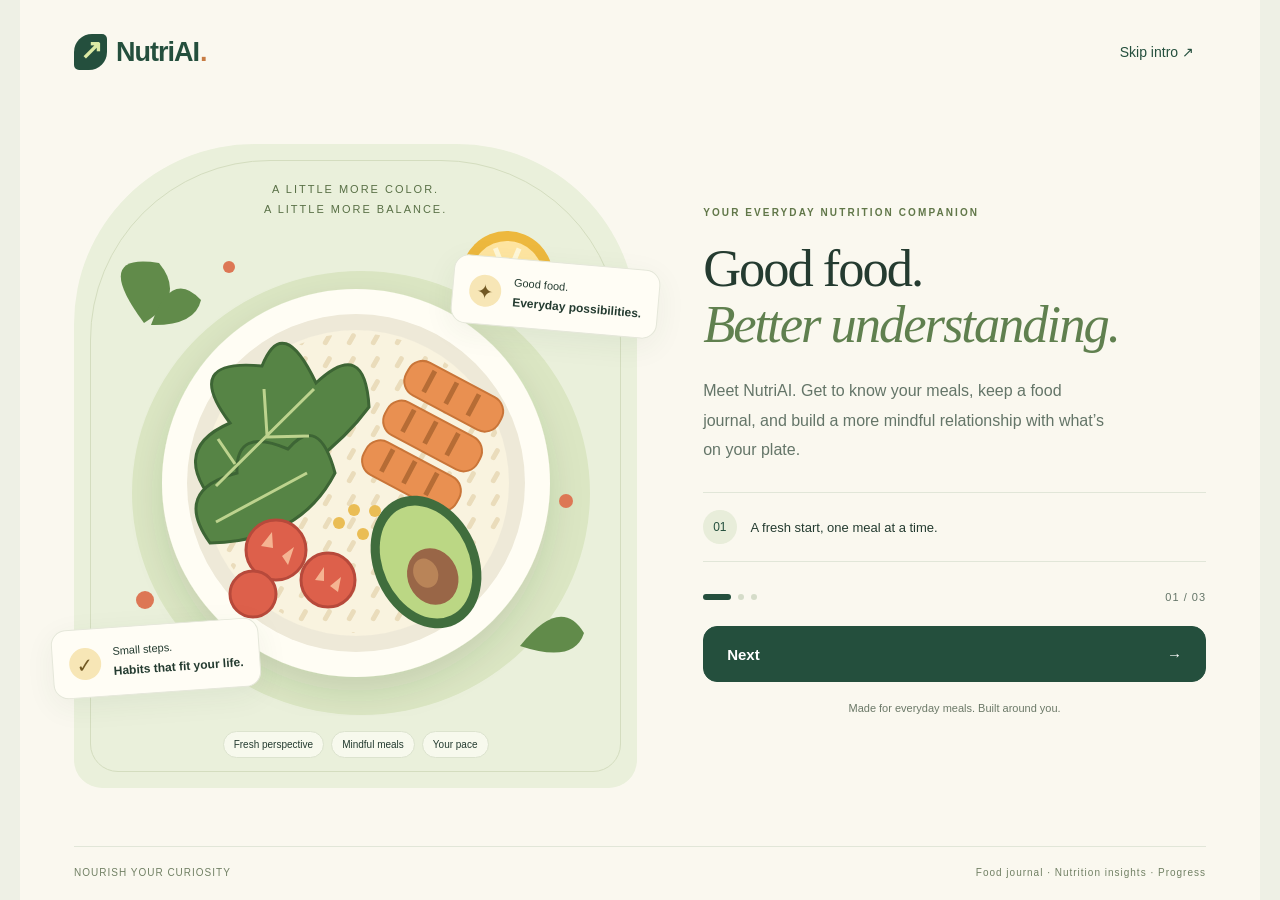
<file: frontend/register.html>
<!DOCTYPE html>
<html lang="en">

<head>
    <meta charset="UTF-8">
    <meta name="viewport" content="width=device-width, initial-scale=1.0">
    <title>NutriAI - Register</title>
    <!-- App Icons -->
    <link rel="icon" type="image/x-icon" href="assets/icons/favicon.ico">
    <link rel="apple-touch-icon" href="assets/icons/apple-touch-icon.png">
    <link href="https://cdn.jsdelivr.net/npm/bootstrap@5.3.3/dist/css/bootstrap.min.css" rel="stylesheet">
    <link rel="stylesheet" href="assets/style.css">
    <link rel="stylesheet" href="assets/nutrition.css">
    <script src="scripts/entry.js"></script>
    <link href="https://fonts.googleapis.com/css2?family=Outfit:wght@300;400;500;600;700&display=swap" rel="stylesheet">
    <script src="https://accounts.google.com/gsi/client" async defer></script>
</head>

<body class="bg-light auth-page">

    <div class="app-container px-4 py-5"
        style="min-height: 100vh; display: flex; flex-direction: column; justify-content: center;">

        <div class="text-center mb-4">
            <h2 class="fw-bold text-success">Join NutriAI.</h2>
            <p class="text-muted">Your food journal. Your fresh start.</p>
        </div>

        <div class="card summary-card border-0 shadow-sm p-4 text-start rounded-4">

            <div id="registrationFormWrapper">
                <form id="registerForm">
                    <div class="row g-2 mb-3">
                        <div class="col-5">
                            <label class="form-label small text-muted" for="regFirstName">First Name</label>
                            <input type="text" class="form-control py-2" id="regFirstName" required>
                        </div>
                        <div class="col-2">
                            <label class="form-label small text-muted" for="regMiddleInitial">M.I.</label>
                            <input type="text" class="form-control py-2" id="regMiddleInitial" maxlength="1">
                        </div>
                        <div class="col-5">
                            <label class="form-label small text-muted" for="regLastName">Last Name</label>
                            <input type="text" class="form-control py-2" id="regLastName" required>
                        </div>
                    </div>
                    <div class="mb-3">
                        <label class="form-label small text-muted" for="regEmail">Email Address</label>
                        <input type="email" class="form-control py-2" id="regEmail" required>
                    </div>
                    <div class="mb-3">
                        <label class="form-label small text-muted" for="regPassword">Password</label>
                        <div class="input-group">
                            <input type="password" class="form-control py-2" id="regPassword" required minlength="8">
                            <button class="btn btn-outline-secondary toggle-password d-flex align-items-center" type="button" style="border-color: #ced4da;">
                                <svg xmlns="http://www.w3.org/2000/svg" width="16" height="16" fill="currentColor" class="bi bi-eye" viewBox="0 0 16 16">
                                    <path d="M16 8s-3-5.5-8-5.5S0 8s3 5.5 8 5.5S16 8 16 8M1.173 8a13 13 0 0 1 1.66-2.043C4.12 4.668 5.88 3.5 8 3.5s3.879 1.168 5.168 2.457A13 13 0 0 1 14.828 8q-.086.13-.195.288c-.335.48-.83 1.12-1.465 1.755C11.879 11.332 10.119 12.5 8 12.5s-3.879-1.168-5.168-2.457A13 13 0 0 1 1.173 8"/>
                                    <path d="M8 5.5a2.5 2.5 0 1 0 0 5 2.5 2.5 0 0 0 0-5M4.5 8a3.5 3.5 0 1 1 7 0 3.5 3.5 0 0 1-7 0"/>
                                </svg>
                            </button>
                        </div>
                    </div>

                    <div id="regError" class="alert alert-danger d-none small py-2" role="alert"></div>

                    <button type="submit" class="btn btn-success w-100 py-3 rounded-pill fw-bold shadow-sm" id="regBtn">
                        Create Account
                    </button>
                </form>
            </div>

            <div id="verificationFormWrapper" class="d-none text-center py-3">
                <h5 class="fw-bold mb-3">Verify Your Email</h5>
                <p class="text-muted small mb-4">We've sent a 6-digit code to your email address. Please enter it below to complete registration.</p>
                <form id="verifyForm">
                    <div class="mb-4">
                        <input type="text" class="form-control form-control-lg text-center letter-spacing-2" id="verifyCode" placeholder="000000" maxlength="6" pattern="\d{6}" required>
                    </div>
                    <div id="verifyError" class="alert alert-danger d-none small py-2" role="alert"></div>
                    <button type="submit" class="btn btn-success w-100 py-3 rounded-pill fw-bold shadow-sm" id="verifyBtn">
                        Verify & Register
                    </button>
                    <button type="button" class="btn btn-link text-muted mt-3 small" id="backToRegBtn">
                        Back to Registration
                    </button>
                </form>
            </div>

            <div class="d-flex align-items-center my-4">
                <hr class="flex-grow-1">
                <span class="mx-3 text-muted small">OR</span>
                <hr class="flex-grow-1">
            </div>

            <div id="googleSignUpBtn" class="d-flex justify-content-center"></div>

            <div class="text-center mt-4">
                <span class="text-muted small">Already have an account?</span>
                <a href="login.html" class="text-success text-decoration-none fw-bold small ms-1">Login</a>
            </div>
        </div>

    </div>

    <script src="https://code.jquery.com/jquery-3.7.1.min.js"></script>
    <script src="https://cdn.jsdelivr.net/npm/bootstrap@5.3.3/dist/js/bootstrap.bundle.min.js"></script>
    <script src="scripts/app.js"></script>
<a class="intro-link" href="welcome.html?replay=1">Discover NutriAI →</a>
</body>

</html>
</file>
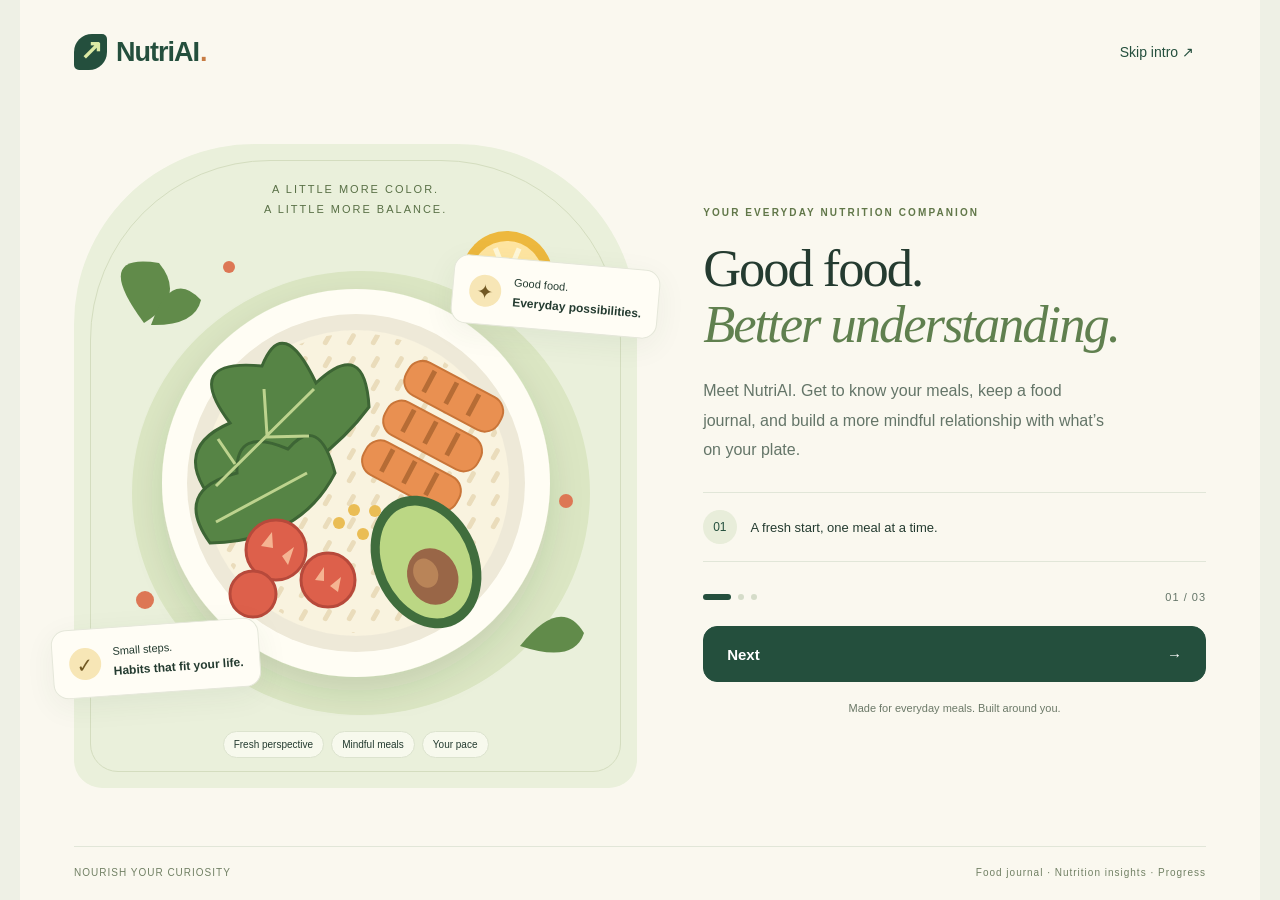
<file: frontend/welcome.html>
<!DOCTYPE html>
<html lang="en">
<head>
  <meta charset="UTF-8"><meta name="viewport" content="width=device-width, initial-scale=1">
  <meta name="theme-color" content="#244f3d">
  <title>Welcome to NutriAI</title>
  <link rel="icon" href="assets/icons/favicon.ico">
  <link rel="stylesheet" href="assets/nutrition.css">
  <script src="scripts/welcome.js" defer></script>
</head>
<body class="welcome-page">
  <main class="welcome-shell">
    <header class="welcome-header"><a class="wordmark" href="welcome.html" aria-label="NutriAI welcome"><span class="brand-leaf" aria-hidden="true">↗</span> NutriAI<span class="brand-dot">.</span></a><button class="quiet-button" id="skipIntro">Skip intro <span aria-hidden="true">↗</span></button></header>
    <div class="welcome-layout">
      <section class="welcome-art" aria-label="A colorful illustrated meal">
        <div class="art-caption">A LITTLE MORE COLOR.<br>A LITTLE MORE BALANCE.</div>
        <img src="assets/food-bowl.svg" width="600" height="520" alt="Illustrated bowl with leafy greens, rice, protein, tomatoes and avocado">
        <div class="floating-note note-top"><span class="note-icon" aria-hidden="true">✦</span><span>Good food.<br><strong>Everyday possibilities.</strong></span></div>
        <div class="floating-note note-bottom"><span class="note-icon" aria-hidden="true">✓</span><span>Small steps.<br><strong>Habits that fit your life.</strong></span></div>
        <div class="ingredient-tags"><span>Fresh perspective</span><span>Mindful meals</span><span>Your pace</span></div>
      </section>
      <section class="welcome-copy">
        <div id="introContent" aria-live="polite" aria-atomic="true">
          <p class="eyebrow" id="introEyebrow">YOUR EVERYDAY NUTRITION COMPANION</p>
          <h1 id="introTitle" tabindex="-1">Good food.<br><em>Better understanding.</em></h1>
          <p class="intro-description" id="introDescription">Meet NutriAI. Get to know your meals, keep a food journal, and build a more mindful relationship with what’s on your plate.</p>
          <div class="intro-feature" id="introFeature"><span aria-hidden="true">01</span><p>A fresh start, one meal at a time.</p></div>
        </div>
        <div class="intro-progress" id="introProgress" aria-label="Introduction progress"><span class="step-dot active"></span><span class="step-dot"></span><span class="step-dot"></span><span id="stepCount">01 / 03</span></div>
        <div class="intro-controls" id="introControls"><button class="quiet-button" id="backIntro" hidden>Back</button><button class="primary-action" id="nextIntro">Next <span aria-hidden="true">→</span></button></div>
        <div id="accountChoices" hidden><a class="primary-action" href="register.html">Create an account <span aria-hidden="true">↗</span></a><a class="secondary-action" href="login.html">I already have an account</a><button class="quiet-button replay-intro" id="replayIntro">Read the introduction again</button></div>
        <p class="intro-footnote">Made for everyday meals. Built around you.</p>
        <noscript><p><a href="login.html">Log in</a> or <a href="register.html">create an account</a> to start your food journal.</p></noscript>
      </section>
    </div>
    <footer class="welcome-footer"><span>NOURISH YOUR CURIOSITY</span><span>Food journal · Nutrition insights · Progress</span></footer>
  </main>
</body>
</html>
</file>
<file: frontend/assets/style.css>
:root {
    --primary-color: #198754;
    --primary-light: #d1e7dd;
    --bg-color: #f8f9fa;
    --text-main: #212529;
    --text-muted: #6c757d;
    --card-bg: #ffffff;
}

body {
    font-family: 'Outfit', sans-serif;
    background-color: var(--bg-color);
    color: var(--text-main);
    overflow-x: hidden;
    -webkit-tap-highlight-color: transparent;
    /* Remove tap highlight on mobile */
}

/* App Container - Mimics mobile app frame */
.app-container {
    max-width: 500px;
    margin: 0 auto;
    background-color: var(--bg-color);
    min-height: 100vh;
    position: relative;
    box-shadow: 0 0 20px rgba(0, 0, 0, 0.05);
    /* Soft shadow for desktop view */
}

.app-navbar {
    background-color: rgba(255, 255, 255, 0.9);
    backdrop-filter: blur(10px);
    position: sticky;
    top: 0;
    z-index: 1000;
}

.content-area {
    padding-top: 15px;
    padding-bottom: 80px;
    /* Space for bottom nav */
    display: flex;
    flex-direction: column;
}

/* Views */
.app-view {
    display: none;
    animation: fadeIn 0.3s ease;
}

.app-view.active {
    display: block;
}

@keyframes fadeIn {
    from {
        opacity: 0;
        transform: translateY(10px);
    }

    to {
        opacity: 1;
        transform: translateY(0);
    }
}

/* Cards & UI Elements */
.summary-card {
    border-radius: 20px;
    background: linear-gradient(145deg, #ffffff, #f0f0f0);
}

.meal-list {
    border-radius: 15px;
    flex-grow: 1;
    /* Take up remaining space */
    padding-bottom: 60px;
    /* space for fab */
}

.meal-item {
    transition: background-color 0.2s;
}

.meal-item:active {
    background-color: #f1f3f5 !important;
}

/* Bottom Navigation */
.bottom-nav {
    position: fixed;
    bottom: 0;
    left: 50%;
    transform: translateX(-50%);
    width: 100%;
    max-width: 500px;
    background: #ffffff;
    border-top-left-radius: 25px;
    border-top-right-radius: 25px;
    z-index: 1000;
    padding-bottom: env(safe-area-inset-bottom);
    /* iOS safe area */
}

.nav-btn {
    border: none;
    background: none;
    display: flex;
    flex-direction: column;
    align-items: center;
    color: var(--text-muted);
    font-size: 0.75rem;
    padding: 8px 12px;
    transition: all 0.2s;
}

.nav-btn.active {
    color: var(--primary-color);
    font-weight: 600;
}

.nav-btn svg {
    margin-bottom: 4px;
    transition: transform 0.2s;
}

.nav-btn.active svg {
    transform: translateY(-2px);
}

/* FAB Button — sits inside the bottom-nav, floats up */
.fab-container {
    position: fixed;
    bottom: 6rem;
    left: 50%;
    transform: translateX(-50%);
    z-index: 1050;
}

.fab-btn {
    width: 56px;
    height: 56px;
    border-radius: 50%;
    display: flex;
    /* needed to center icon */
    align-items: center;
    justify-content: center;
    box-shadow: 0 4px 15px rgba(25, 135, 84, 0.4);
    transition: transform 0.2s;
    /* Remove position/bottom/left here — container handles it */
}

.fab-btn svg {
    margin: 0 !important;
}

.fab-btn:active {
    transform: scale(0.95);
}

/* Bootstrap margin-top negative override for mt-n3 */
.mt-n3 {
    margin-top: -1rem !important;
}

/* History card used in progress page */
.history-card {
    border-radius: 16px;
    background: linear-gradient(145deg, #ffffff, #f5f5f5);
}

/* Voice button active state */
#voiceInputBtn.listening {
    background-color: #dc3545 !important;
    border-color: #dc3545 !important;
    color: #fff !important;
    animation: pulse 1.2s ease-in-out infinite;
}

@keyframes pulse {

    0%,
    100% {
        box-shadow: 0 0 0 0 rgba(220, 53, 69, 0.4);
    }

    50% {
        box-shadow: 0 0 0 8px rgba(220, 53, 69, 0);
    }
}

/* Password Strength Indicator & Checklist Dropdown Styles */
.password-strength-container {
    padding: 12px;
    background-color: #f8f9fa;
    border-radius: 10px;
    border: 1px solid #e9ecef;
}

.password-requirements li {
    transition: all 0.3s ease;
}

.password-requirements .badge {
    font-size: 0.65rem;
    padding: 3px 5px;
    transition: background-color 0.3s ease, color 0.3s ease;
}

#illnessesOptionsContainer {
    border-radius: 12px;
    box-shadow: 0 8px 24px rgba(0, 0, 0, 0.1);
    border: 1px solid #dee2e6;
}

.condition-checkbox:checked+label {
    color: var(--primary-color) !important;
}

.form-check-label {
    user-select: none;
}

.settings-back-btn {
    transition: all 0.2s ease;
}

.settings-back-btn:hover,
.settings-back-btn:visited,
.settings-back-btn:focus {
    background: #e9ecef;
    color: var(--text-main) !important;
    text-decoration: none !important;
    transform: scale(1.05);
}

.settings-back-btn:active {
    transform: scale(0.95);
}

/* Custom list-group transitions for Messenger-style menus */
.list-group-item-action {
    transition: background-color 0.2s ease, transform 0.1s ease;
}

.list-group-item-action:active {
    background-color: #f1f3f5 !important;
    transform: scale(0.98);
}

/* BMI Display Visualizer */
.bmi-container {
    transition: all 0.3s ease-in-out;
    border-radius: 12px;
}

#bmiProgressBar {
    transition: width 0.5s ease-in-out, background-color 0.5s ease-in-out;
}

/* ==========================================================================
   Knowledge Tour Popup Modal Styles
   ========================================================================== */
.tour-modal-backdrop {
    position: fixed;
    top: 0;
    left: 0;
    width: 100vw;
    height: 100vh;
    background: rgba(15, 23, 42, 0.65);
    backdrop-filter: blur(6px);
    -webkit-backdrop-filter: blur(6px);
    z-index: 1080;
    display: flex;
    align-items: center;
    justify-content: center;
    opacity: 0;
    visibility: hidden;
    transition: opacity 0.3s cubic-bezier(0.4, 0, 0.2, 1), visibility 0.3s ease;
    padding: 20px;
}

/* When a spotlight target is active, make backdrop transparent so the
   target element's massive box-shadow acts as the dim overlay instead. */
.tour-modal-backdrop.has-spotlight {
    background: transparent;
    backdrop-filter: none;
    -webkit-backdrop-filter: none;
    pointer-events: none;
}

.tour-modal-backdrop.show {
    opacity: 1;
    visibility: visible;
}

.tour-modal-card {
    background: #ffffff;
    border-radius: 24px;
    max-width: 440px;
    width: 100%;
    box-shadow: 0 20px 40px rgba(0, 0, 0, 0.2), 0 0 0 1px rgba(255, 255, 255, 0.4) inset;
    overflow: hidden;
    transform: scale(0.9) translateY(20px);
    transition: transform 0.35s cubic-bezier(0.34, 1.56, 0.64, 1);
    position: relative;
    z-index: 1090;
    pointer-events: auto;
}

.tour-modal-backdrop.show .tour-modal-card {
    transform: scale(1) translateY(0);
}

.tour-header-banner {
    background: linear-gradient(135deg, #198754 0%, #0d5c36 100%);
    padding: 32px 24px 24px 24px;
    color: #ffffff;
    text-align: center;
    position: relative;
    border-bottom-left-radius: 50% 15px;
    border-bottom-right-radius: 50% 15px;
}

.tour-step-icon-bg {
    width: 72px;
    height: 72px;
    background: rgba(255, 255, 255, 0.2);
    backdrop-filter: blur(4px);
    border-radius: 50%;
    display: inline-flex;
    align-items: center;
    justify-content: center;
    font-size: 2.2rem;
    box-shadow: 0 8px 16px rgba(0, 0, 0, 0.15);
    margin-bottom: 12px;
    transition: transform 0.3s ease;
}

.tour-step {
    display: none;
    padding: 28px 24px 16px 24px;
    text-align: center;
}

.tour-step.active {
    display: block;
    animation: tourStepFadeIn 0.35s ease forwards;
}

@keyframes tourStepFadeIn {
    from {
        opacity: 0;
        transform: translateY(12px);
    }

    to {
        opacity: 1;
        transform: translateY(0);
    }
}

.tour-step-title {
    font-size: 1.35rem;
    font-weight: 700;
    color: #1e293b;
    margin-bottom: 10px;
}

.tour-step-desc {
    font-size: 0.92rem;
    color: #64748b;
    line-height: 1.55;
    margin-bottom: 0;
}

.tour-footer {
    padding: 16px 24px 24px 24px;
    display: flex;
    flex-direction: column;
    gap: 16px;
}

.tour-dots-container {
    display: flex;
    justify-content: center;
    align-items: center;
    gap: 8px;
}

.tour-dot {
    width: 8px;
    height: 8px;
    border-radius: 4px;
    background: #cbd5e1;
    transition: all 0.3s cubic-bezier(0.4, 0, 0.2, 1);
    cursor: pointer;
}

.tour-dot.active {
    width: 24px;
    background: #198754;
}

.tour-actions-row {
    display: flex;
    align-items: center;
    justify-content: space-between;
    gap: 12px;
}

/* Dynamic Spotlight Element Highlight for Knowledge Tour */
.tour-highlight-active {
    position: relative !important;
    z-index: 1085 !important;
    box-shadow: 0 0 0 6px #198754, 0 0 30px rgba(25, 135, 84, 0.8), 0 0 0 9999px rgba(15, 23, 42, 0.65) !important;
    border-radius: 16px !important;
    transition: box-shadow 0.3s cubic-bezier(0.4, 0, 0.2, 1);
    animation: tourPulseSpotlight 2s infinite ease-in-out;
    pointer-events: none;
}

@keyframes tourPulseSpotlight {

    0%,
    100% {
        box-shadow: 0 0 0 6px #198754, 0 0 24px rgba(25, 135, 84, 0.7), 0 0 0 9999px rgba(15, 23, 42, 0.65);
    }

    50% {
        box-shadow: 0 0 0 8px #20c997, 0 0 36px rgba(32, 201, 151, 0.9), 0 0 0 9999px rgba(15, 23, 42, 0.65);
    }
}
</file>
<file: frontend/assets/nutrition.css>
/* NutriAI botanical visual system */
:root{--forest:#244f3d;--leaf:#557743;--cream:#faf8ef;--ink:#243b30;--muted:#647568;--lime:#dceaa5;--line:#e1e6d8;--primary-color:#244f3d;--primary-light:#e6eddb;--bg-color:#faf8ef;--text-main:#243b30;--text-muted:#647568}
*{box-sizing:border-box}body{color:var(--ink);background:var(--cream);font-family:'Outfit','Segoe UI',sans-serif}button,a,input{touch-action:manipulation}button,a{ -webkit-tap-highlight-color:transparent}button:focus-visible,a:focus-visible,input:focus-visible{outline:3px solid #bf762e;outline-offset:4px}[hidden]{display:none!important}
.welcome-page{margin:0;background:#eef0e5}.welcome-shell{max-width:1240px;margin:auto;padding:32px 54px 22px;min-height:100svh;display:flex;flex-direction:column;background:var(--cream)}.welcome-header{display:flex;justify-content:space-between;align-items:center}.wordmark{font-size:27px;font-weight:750;letter-spacing:-1px;color:var(--forest);text-decoration:none;display:flex;align-items:center;gap:9px}.brand-dot{color:#c77c43;margin-left:-8px}.brand-leaf{background:var(--forest);color:var(--lime);border-radius:18px 5px 18px 5px;width:33px;height:36px;text-align:center;font-size:27px}.quiet-button{border:0;background:transparent;color:var(--forest);font:inherit;font-size:14px;cursor:pointer;padding:12px}.welcome-layout{flex:1;display:grid;grid-template-columns:1.12fr 1fr;gap:66px;align-items:center;padding:54px 0 40px}.welcome-art{position:relative;border-radius:180px 180px 28px 28px;background:#eaf0db;min-height:530px;display:flex;align-items:center;justify-content:center;flex-direction:column}.welcome-art:before{content:'';position:absolute;inset:16px;border:1px solid #d4ddbf;border-radius:inherit;pointer-events:none}.welcome-art img{width:115%;max-width:600px;height:auto;position:relative;margin:-4px -20px}.art-caption{font-size:11px;letter-spacing:2px;line-height:1.8;text-align:center;color:#597046;padding-top:36px}.floating-note{position:absolute;background:#fffdf5;border:1px solid #e5e7da;box-shadow:0 8px 30px #294c3010;border-radius:15px;padding:14px 16px;display:flex;align-items:center;gap:12px;font-size:11px;line-height:1.7}.floating-note strong{font-size:12px}.note-top{right:-22px;top:118px;transform:rotate(5deg)}.note-bottom{left:-22px;bottom:95px;transform:rotate(-4deg)}.note-icon{width:32px;height:32px;display:grid;place-items:center;border-radius:50%;background:#f7e6b6;font-size:20px;color:#725924}.ingredient-tags{display:flex;gap:7px;justify-content:center;padding:0 12px 30px;z-index:1}.ingredient-tags span{font-size:10px;background:#f7f9ed;border:1px solid #dce3ce;padding:7px 10px;border-radius:30px}.eyebrow{font-size:10px;letter-spacing:2.1px;font-weight:700;color:#617749;margin:0 0 22px}.welcome-copy h1{font-family:Georgia,serif;font-size:clamp(37px,4.1vw,56px);font-weight:400;line-height:1.07;letter-spacing:-2px;margin:0 0 24px}.welcome-copy h1 em{font-weight:400;color:#60804f}.intro-description{font-size:16px;line-height:1.85;color:var(--muted);max-width:410px;margin:0 0 27px}.intro-feature{display:flex;gap:14px;align-items:center;border-top:1px solid var(--line);border-bottom:1px solid var(--line);padding:17px 0;margin-bottom:29px}.intro-feature>span{font-size:12px;background:#e8edda;border-radius:50%;padding:10px;color:var(--forest)}.intro-feature p{font-size:13px;margin:0}.intro-progress{display:flex;align-items:center;gap:7px;margin:0 0 23px}.step-dot{height:6px;width:6px;border-radius:10px;background:#d5dcc9}.step-dot.active{width:28px;background:var(--forest)}#stepCount{font-size:11px;color:var(--muted);margin-left:auto;letter-spacing:1px}.intro-controls{display:flex;gap:12px}.primary-action{display:flex;justify-content:space-between;align-items:center;gap:20px;background:var(--forest);color:white;border:1px solid var(--forest);border-radius:14px;padding:18px 23px;font:inherit;font-size:15px;font-weight:600;text-decoration:none;cursor:pointer;flex:1;width:100%;min-height:56px}.primary-action:hover{background:#173e2d;color:white}.secondary-action{display:block;text-align:center;border:1px solid #c5d0b9;border-radius:14px;padding:17px;margin-top:12px;color:var(--forest);text-decoration:none;font-size:14px}.secondary-action:hover{background:#e8eddb}.replay-intro{display:block;margin:12px auto 0}.intro-footnote{font-size:11px;text-align:center;color:#6c7968;margin-top:20px}.welcome-footer{display:flex;justify-content:space-between;gap:18px;border-top:1px solid var(--line);padding-top:20px;font-size:10px;letter-spacing:1px;color:#718064}
/* Shared application surfaces */
body:not(.welcome-page):not(.bg-dark){background:#edf0e4!important}.app-container:not(.bg-dark){background:var(--cream);box-shadow:0 0 70px #324d3310}.app-navbar{background:#faf8eff2;border-bottom:1px solid var(--line);padding-block:15px}.navbar-brand{letter-spacing:-.7px}.text-success{color:var(--forest)!important}.btn-success,.bg-success{background-color:var(--forest)!important;border-color:var(--forest)!important}.btn-outline-success{color:var(--forest);border-color:#a4b596}.btn-outline-success:hover{background:var(--forest);color:white}.summary-card,.history-card{background:#fffef8;border:1px solid var(--line)!important;box-shadow:0 5px 20px #304d3006!important;border-radius:24px}.form-control,.form-select{border-color:#dbe2d1;background-color:#fffefb;border-radius:11px}.form-control:focus,.form-select:focus{border-color:#789362;box-shadow:0 0 0 .2rem #79945b22}.btn{min-height:40px}.bottom-nav{background:#fffef8;border:1px solid var(--line);box-shadow:0 -8px 25px #36553408}.content-area{padding-inline:22px}.greeting-text{font-size:23px;letter-spacing:-.6px}.meal-list{background:#fffef8}.progress{background:#e9eddf;border-radius:20px}.auth-page .app-container{padding-top:35px;padding-bottom:45px;justify-content:flex-start!important}.auth-page .app-container>div:first-child{margin-bottom:24px!important}.auth-page .app-container>div:first-child:before{content:'';display:block;width:160px;height:135px;background:url('food-bowl.svg') center/contain no-repeat;margin:0 auto 8px}.auth-page h1,.auth-page h2{letter-spacing:-1.2px}.auth-page .summary-card{position:relative}.auth-page .intro-link{display:block;text-align:center;margin:22px 0;color:var(--forest);font-size:13px}.dashboard-banner{position:relative;overflow:hidden;border-radius:23px;background:var(--forest);color:#fff;min-height:170px;padding:25px 155px 24px 24px;margin-bottom:25px}.dashboard-banner img{position:absolute;right:-36px;top:-3px;width:220px;height:190px}.dashboard-banner p{font-size:9px;letter-spacing:1.9px;color:#d5e4af;margin:0 0 9px}.dashboard-banner h2{font-family:Georgia,serif;font-size:27px;line-height:1.1;font-weight:400;margin:0 0 13px}.dashboard-banner a{position:relative;color:#e7f1c8;font-size:12px;text-underline-offset:5px}.bg-dark .app-container.bg-dark{background:#19382c!important}.scanner-viewport{border:1px solid #56775b}.page-kicker{color:#718454;font-size:10px;letter-spacing:1.5px;text-transform:uppercase}
@media(min-width:900px){.auth-page .app-container{max-width:560px;padding-inline:48px!important}.auth-page{background:radial-gradient(ellipse at 12% 20%,#dbe5c4,transparent 45%),#eff1e7!important}}
@media(max-width:760px){.welcome-shell{padding:23px 25px 20px;max-width:520px}.welcome-layout{grid-template-columns:1fr;gap:30px;padding:28px 0}.welcome-art{min-height:0;border-radius:120px 120px 24px 24px;max-width:370px;width:100%;margin:auto}.art-caption{padding-top:23px;font-size:8px}.welcome-art img{width:85%;margin:-18px 0 -12px}.floating-note{font-size:8px;padding:9px 11px;gap:7px;border-radius:11px}.floating-note strong{font-size:9px}.note-top{top:73px;right:-6px}.note-bottom{bottom:52px;left:-6px}.note-icon{width:24px;height:24px;font-size:15px}.ingredient-tags{padding-bottom:18px}.ingredient-tags span{font-size:8px;padding:5px 7px}.welcome-copy h1{font-size:39px;letter-spacing:-1.4px}.eyebrow{font-size:9px;margin-bottom:15px}.intro-description{font-size:14px;line-height:1.75;margin-bottom:19px}.intro-feature{padding:13px 0;margin-bottom:20px}.intro-feature p{font-size:12px}.welcome-footer{font-size:8px;line-height:1.6}.welcome-footer span:last-child{text-align:right}.wordmark{font-size:24px}.welcome-copy h1{min-height:84px}.intro-footnote{margin-bottom:0}}
@media(max-width:360px){.welcome-shell{padding-inline:18px}.welcome-copy h1{font-size:34px}.dashboard-banner{padding-right:115px}.dashboard-banner img{right:-65px}.content-area{padding-inline:16px}}
@media(max-width:760px){.welcome-art img{max-height:210px;width:80%;object-fit:contain}.welcome-art{max-width:340px}.art-caption{padding-top:19px}.welcome-layout{gap:24px}.note-top{top:60px}.note-bottom{bottom:45px}}
@media(prefers-reduced-motion:reduce){*,*:before,*:after{animation:none!important;transition:none!important;scroll-behavior:auto!important}}
</file>
<file: frontend/assets/interior.css>
/* Interior workspace: a warm, food-focused journal with a consistent four-tab shell. */
.interior #carbsBar {
    background: #91a668 !important
}

.interior #proteinBar {
    background: #d69770 !important
}

.interior #fatBar {
    background: #d5b558 !important
}

.interior .meal-icon {
    background: #eff2e5 !important;
    border-radius: 14px !important
}

.reminder-opt-in {
    display: block;
    width: 100%;
    border: 1px solid #cdd8bc;
    border-radius: 10px;
    background: transparent;
    color: #516947;
    font: inherit;
    font-size: 11px;
    padding: 10px;
    margin-top: 5px
}

.reminder-opt-in:hover {
    background: #e2e9d4
}

.interior {
    --bs-success-rgb: 36, 79, 61;
    background: #ecefe5 !important;
    padding-top: 0 !important;
    color: #293e32
}

.interior .app-container {
    max-width: 1120px;
    background: #faf8ef !important;
    padding: 32px 42px 110px !important;
    box-shadow: none;
    min-height: 100svh !important
}

.interior.index-page .app-container {
    padding-top: 0 !important
}

.interior .app-navbar {
    position: relative;
    background: transparent;
    min-height: 78px;
    margin-bottom: 28px;
    border-bottom: 1px solid #dfe4d5
}

.interior .app-navbar .container-fluid {
    padding: 0
}

.interior .app-navbar .btn {
    font-size: 12px;
    min-height: 34px;
    box-shadow: none !important
}

.interior #logoutBtnHeader {
    border: 0;
    color: #687362
}

.interior .content-area {
    padding: 0
}

.page-heading {
    display: flex;
    align-items: center;
    justify-content: space-between;
    gap: 20px;
    margin-bottom: 26px
}

.page-heading h1,
.interior-title,
.scanner-heading h1 {
    font-family: Georgia, serif;
    font-size: 34px;
    letter-spacing: -1px;
    font-weight: 400;
    margin: 0 0 9px
}

.page-heading p:not(.page-kicker),
.scanner-heading>p:last-child {
    font-size: 14px;
    color: #75816e;
    margin: 0
}

.page-kicker {
    font-size: 10px;
    font-weight: 600;
    letter-spacing: 1.6px;
    margin-bottom: 9px
}

.sun-mark {
    color: #c18b38;
    font-size: 27px
}

.heading-action {
    background: #244f3d;
    color: #fff;
    text-decoration: none;
    padding: 13px 23px;
    border-radius: 13px;
    font-size: 13px;
    white-space: nowrap
}

.heading-action:hover {
    background: #173f2e;
    color: #fff
}

.interior .dashboard-banner {
    min-height: 280px;
    padding: 35px 38px;
    background: #244f3d;
    margin: 0 0 28px;
    border-radius: 26px;
    display: flex;
    align-items: center
}

.interior .dashboard-banner:after {
    content: '';
    position: absolute;
    width: 360px;
    height: 360px;
    border-radius: 50%;
    background: #ffffff08;
    right: 14px;
    top: -33px
}

.interior .dashboard-banner h2 {
    font-size: 40px;
    line-height: 1.07;
    letter-spacing: -.8px;
    margin: 0 0 14px
}

.interior .dashboard-banner img {
    width: 380px;
    height: 330px;
    right: 0;
    top: -20px;
    z-index: 1
}

.hero-description {
    display: block;
    color: #d2decc;
    font-size: 13px;
    line-height: 1.65;
    margin-bottom: 18px
}

.interior .dashboard-banner a {
    display: inline-flex;
    gap: 28px;
    border-bottom: 1px solid #b8c997;
    padding-bottom: 5px;
    text-decoration: none;
    font-size: 12px
}

.interior .dashboard-banner>div {
    position: relative;
    z-index: 2
}

.dashboard-grid {
    display: grid;
    grid-template-columns: 1fr;
    gap: 18px
}

.daily-overview {
    padding: 25px !important
}

.section-heading {
    display: flex;
    align-items: center;
    justify-content: space-between;
    gap: 15px;
    margin-bottom: 22px
}

.section-heading h2,
.rhythm-card h2 {
    font-size: 20px;
    letter-spacing: -.4px;
    margin: 0;
    font-weight: 600
}

.section-heading .page-kicker {
    font-size: 9px
}

.section-heading .badge {
    font-size: 10px;
    white-space: normal;
    max-width: 145px;
    padding: 9px 12px
}

.energy-summary {
    display: flex;
    align-items: center;
    justify-content: center;
    gap: 36px;
    padding: 5px 0 24px
}

.energy-ring {
    --energy-progress: 0%;
    width: 156px;
    height: 156px;
    flex-shrink: 0;
    border-radius: 50%;
    display: grid;
    place-items: center;
    background: conic-gradient(#6b8a4e var(--energy-progress), #e9ecde 0);
    transform: rotate(-15deg)
}

.energy-ring>div {
    transform: rotate(15deg);
    width: 132px;
    height: 132px;
    border-radius: 50%;
    background: #fffef8;
    display: flex;
    justify-content: center;
    align-items: center;
    flex-direction: column
}

.energy-ring span {
    font-size: 31px;
    font-weight: 600;
    letter-spacing: -1px
}

.energy-ring small,
.energy-details small {
    font-size: 10px;
    color: #859078
}

.energy-details p {
    font-size: 10px;
    color: #75816e;
    margin: 0 0 13px
}

.energy-details p:last-child {
    margin: 0
}

.energy-details strong {
    display: block;
    font-size: 23px;
    line-height: 1.3;
    color: #314b3b;
    font-weight: 600
}

.legend-dot {
    display: inline-block;
    width: 6px;
    height: 6px;
    border-radius: 50%;
    background: #6b8a4e;
    margin-right: 5px
}

.legend-dot.pale {
    background: #cdd8b6
}

.macro-tiles {
    display: grid;
    grid-template-columns: repeat(3, 1fr);
    gap: 10px
}

.macro-tiles>div {
    border-radius: 14px;
    background: #eff1de;
    padding: 12px;
    display: flex;
    flex-direction: column;
    position: relative
}

.macro-tiles>div:nth-child(2) {
    background: #f7e9dc
}

.macro-tiles>div:nth-child(3) {
    background: #f7efce
}

.macro-tiles small {
    font-size: 10px;
    color: #6a715e
}

.macro-tiles strong {
    font-size: 22px;
    font-weight: 600
}

.macro-symbol {
    position: absolute;
    right: 11px;
    top: 7px;
    color: #7c8658;
    font-size: 18px
}

.nutrient-details {
    margin-top: 18px;
    border-top: 1px solid #e6e9dc;
    padding-top: 15px
}

.nutrient-details summary {
    cursor: pointer;
    font-size: 12px;
    list-style: none;
    display: flex;
    justify-content: space-between
}

.nutrient-details summary span {
    font-size: 17px
}

.micro-totals {
    padding-top: 14px
}

.micro-totals p {
    display: flex;
    justify-content: space-between;
    font-size: 12px;
    color: #687660
}

.micro-totals strong {
    color: #344b36
}

.rhythm-card {
    background: #f0f1e3;
    border: 1px solid #e1e5d2;
    border-radius: 24px;
    padding: 25px
}

.section-description {
    font-size: 12px;
    color: #78816b;
    margin: 9px 0 18px
}

.meal-reminder {
    display: flex;
    gap: 13px;
    align-items: center;
    padding: 15px 0;
    border-top: 1px solid #dde2ce
}

.meal-reminder>span {
    width: 36px;
    height: 36px;
    display: grid;
    place-items: center;
    background: #fcf9e9;
    border-radius: 12px;
    color: #a27e36;
    font-size: 22px
}

.meal-reminder strong {
    display: block;
    font-size: 12px;
    font-weight: 600
}

.meal-reminder small {
    display: block;
    font-size: 10px;
    color: #79816f;
    margin-top: 2px
}

.meal-reminder time {
    margin-left: auto;
    font-size: 11px;
    color: #486040;
    white-space: nowrap
}

.journal-link {
    display: flex;
    justify-content: space-between;
    align-items: center;
    background: #efdfc8;
    padding: 20px;
    border-radius: 20px;
    margin-top: 16px;
    color: #5d503b;
    text-decoration: none
}

.journal-link small {
    display: block;
    font-size: 8px;
    letter-spacing: 1.4px;
    margin-bottom: 6px
}

.journal-link strong {
    font-size: 13px;
    font-weight: 500
}

.journal-link>span:last-child {
    font-size: 23px
}

.journal-section {
    margin-top: 32px
}

.journal-section input {
    font-size: 11px;
    max-width: 155px;
    padding: 9px
}

.interior .meal-list {
    border: 1px solid #e3e7d9;
    border-radius: 20px;
    overflow: hidden;
    padding-bottom: 0;
    box-shadow: none !important;
    margin-bottom: 25px !important
}

.interior .meal-list .list-group-item {
    padding: 18px !important;
    border-color: #e8ebdf !important
}

.journal-empty {
    text-align: center;
    padding: 22px
}

.journal-empty img {
    width: 125px;
    height: 100px
}

.journal-empty h3 {
    font-family: Georgia, serif;
    font-size: 23px;
    margin: 6px 0 10px
}

.journal-empty p {
    color: #7a846e;
    font-size: 12px
}

.journal-empty a {
    display: inline-block;
    background: #e6ecd8;
    color: #35523c;
    padding: 10px 18px;
    border-radius: 11px;
    text-decoration: none;
    font-size: 12px
}

.interior .bottom-nav {
    max-width: 560px;
    bottom: 18px;
    border-radius: 22px !important;
    padding: 8px 16px !important;
    border: 1px solid #d9e0cb;
    background: #fffef7 !important;
    box-shadow: 0 8px 35px #183d2a1c !important
}

.interior .nav-btn {
    flex: 1;
    padding: 9px 4px;
    gap: 3px;
    font-size: 10px;
    border-radius: 13px;
    min-height: 52px
}

.interior .nav-btn svg {
    width: 21px;
    height: 21px;
    stroke-width: 1.7
}

.interior .nav-btn.active,
.interior .nav-btn[aria-current=page] {
    background: #e8efdb !important;
    color: #244f3d !important;
    box-shadow: none !important
}

.interior .nav-btn:hover {
    background: #f1f3e8
}

.interior .fab-container {
    display: none
}

.progress-note {
    display: flex;
    justify-content: space-between;
    align-items: center;
    background: #e8edd7;
    border-radius: 24px;
    padding: 26px 30px;
    margin-bottom: 27px;
    overflow: hidden
}

.progress-note h2 {
    font: 32px/1.12 Georgia, serif;
    letter-spacing: -.6px
}

.progress-note p:last-child {
    font-size: 12px;
    line-height: 1.7;
    color: #6a785c;
    max-width: 360px;
    margin-bottom: 0
}

.progress-note img {
    width: 210px;
    height: 170px
}

.progress-grid {
    display: grid;
    grid-template-columns: 1.5fr 1fr;
    gap: 24px;
    align-items: start
}

.progress-grid .card {
    padding: 25px !important
}

.progress-grid h6 {
    font-size: 14px
}

.progress-grid #weightLogForm {
    flex-wrap: wrap
}

.progress-grid #newWeightInput {
    flex: 1;
    min-width: 100px
}

.interior .history-card {
    border-radius: 20px;
    margin-bottom: 20px !important
}

.interior #foodLogHistory {
    padding-bottom: 25px
}

.profile-page #profileMenuContainer {
    text-align: left !important;
    background: #e8edd9;
    border-radius: 24px;
    padding: 27px 30px;
    position: relative;
    min-height: 130px;
    display: grid;
    grid-template-columns: 80px 1fr;
    column-gap: 24px;
    align-items: center
}

.profile-page .profile-avatar {
    grid-row: 1/3;
    margin: 0 !important;
    background: #365d43 !important;
    box-shadow: none !important;
    border: 5px solid #f7f9ef
}

.profile-page #profileFullNameDisplay {
    align-self: end;
    font: 26px Georgia, serif
}

.profile-page #profileEmailDisplay {
    align-self: start;
    margin-top: 5px
}

.settings-label {
    font-size: 10px;
    letter-spacing: 1.6px;
    color: #7a826e;
    margin: 26px 0 12px
}

.setting-description {
    display: block;
    font-weight: 400;
    font-size: 11px;
    color: #859078;
    margin-top: 5px
}

.profile-page .list-group-item {
    background: #fffef8;
    padding: 23px !important;
    border-color: #eceee3 !important
}

.profile-page .list-group-item:hover {
    background: #f0f3e6
}

.profile-page .list-group-item span.fw-semibold {
    font-size: 14px !important
}

.profile-page .list-group-item .rounded-circle {
    border-radius: 12px !important;
    width: 43px !important;
    height: 43px !important;
    background: #edf0e0 !important;
    color: #60764b !important
}

.guide-link {
    display: flex;
    justify-content: space-between;
    align-items: center;
    padding: 22px;
    background: #f3e9d4;
    border-radius: 20px;
    text-decoration: none;
    color: #6d6046;
    margin-bottom: 28px
}

.guide-link strong {
    display: block;
    font-size: 14px
}

.guide-link small {
    display: block;
    font-size: 11px;
    margin-top: 5px
}

.profile-page .bg-danger-subtle {
    background: #fcf4eb !important;
    border-color: #e8dbce !important
}

.interior .form-control,
.interior .form-select {
    padding: 12px 14px
}

.interior .btn-success {
    border-radius: 12px !important
}

.interior .modal-content {
    background: #fffef7
}

.interior .card {
    border-color: #e4e7d9 !important
}

.interior.scanner-page {
    color: #293e32 !important
}

.interior.scanner-page .app-container.bg-dark {
    background: #faf8ef !important
}

.scanner-page nav .text-white {
    color: #244f3d !important
}

.scanner-heading {
    margin-bottom: 25px
}

.scanner-heading h1 {
    font-size: 35px
}

.scan-layout {
    display: grid;
    grid-template-columns: 1.1fr 1fr;
    gap: 26px;
    align-items: start
}

.scanner-page .scanner-viewport {
    height: 410px !important;
    background: #263f31 !important;
    border-radius: 24px !important
}

.scanner-page .scanner-viewport:before {
    content: '';
    position: absolute;
    inset: 20%;
    background: url('food-bowl.svg') center/contain no-repeat;
    opacity: .22;
    pointer-events: none
}

.scanner-page .scan-layout>.card {
    background: #fffef8 !important;
    border: 1px solid #e0e6d4 !important;
    border-radius: 24px !important;
    padding: 25px !important
}

.scanner-page .scan-layout .text-light,
.scanner-page #scanLoading .text-light {
    color: #45603f !important;
    opacity: 1 !important
}

.scanner-page .form-control,
.scanner-page .form-select {
    background: #f9faf2 !important;
    color: #314b36 !important;
    border-color: #dce3ce !important;
    font-size: 13px
}

.scanner-page .form-control::placeholder {
    color: #818a75
}

.scanner-page #voiceInputBtn {
    border-color: #dce3ce;
    color: #46663d
}

.scanner-page .form-label {
    font-size: 12px !important;
    font-weight: 500
}

.scanner-page #uploadInputContainer>div {
    width: 100%
}

.scanner-page .scan-note {
    font-size: 12px;
    color: #7a856d;
    text-align: center;
    margin: 12px auto 30px;
    max-width: 520px
}

.scanner-page #scanLoading .text-white-50 {
    color: #77836c !important
}

.scanner-page #scanResult {
    max-width: 650px;
    margin: 0 auto
}

.scanner-page #scanResult .row>div {
    background: #f1f4e8;
    border: 4px solid #fffef8;
    border-radius: 15px;
    padding: 15px
}

.scanner-page #scanResult h4 {
    font: 28px Georgia, serif
}

.scanner-page #analyzeBtn {
    margin-top: 6px
}

.scanner-page #cameraFallbackOverlay {
    background: #183225e8 !important
}

.scanner-page #voiceStatus {
    color: #657b51 !important
}

@media(max-width:760px) {
    .interior .app-container {
        padding: 24px 20px 105px !important
    }

    .interior .app-navbar {
        margin-bottom: 22px;
        min-height: 70px
    }

    .page-heading h1,
    .interior-title {
        font-size: 29px
    }

    .page-heading {
        align-items: flex-start;
        gap: 10px
    }

    .page-heading>div>p:last-child {
        font-size: 12px;
        max-width: 220px
    }

    .heading-action {
        font-size: 11px;
        padding: 10px 13px;
        margin-top: 20px
    }

    .page-heading .page-kicker {
        font-size: 8px
    }

    .interior .dashboard-banner {
        min-height: 235px;
        padding: 25px 23px;
        align-items: flex-start;
        border-radius: 22px
    }

    .interior .dashboard-banner h2 {
        font-size: 30px;
        max-width: 250px
    }

    .interior .dashboard-banner img {
        width: 210px;
        height: 190px;
        right: -52px;
        top: 75px
    }

    .interior .dashboard-banner p {
        font-size: 8px
    }

    .hero-description {
        font-size: 11px;
        max-width: 220px
    }

    .interior .dashboard-banner a {
        font-size: 10px
    }

    .dashboard-grid,
    .progress-grid,
    .scan-layout {
        grid-template-columns: 1fr
    }

    .daily-overview {
        padding: 21px !important
    }

    .section-heading h2 {
        font-size: 19px
    }

    .energy-summary {
        gap: 38px
    }

    .energy-ring {
        width: 145px;
        height: 145px
    }

    .energy-ring>div {
        width: 121px;
        height: 121px
    }

    .day-sidebar {
        display: grid;
        grid-template-columns: 1fr
    }

    .rhythm-card {
        padding: 23px
    }

    .meal-reminder {
        padding: 13px 0
    }

    .interior .bottom-nav {
        bottom: 0;
        border-radius: 22px 22px 0 0 !important;
        width: 100%;
        padding-bottom: calc(8px + env(safe-area-inset-bottom)) !important
    }

    .progress-note {
        padding: 24px;
        position: relative;
        min-height: 205px
    }

    .progress-note h2 {
        font-size: 28px;
        position: relative;
        z-index: 1
    }

    .progress-note img {
        position: absolute;
        right: -47px;
        bottom: -18px;
        width: 180px;
        opacity: .75
    }

    .progress-note p:last-child {
        max-width: 215px;
        font-size: 11px;
        position: relative;
        z-index: 1
    }

    .profile-page #profileMenuContainer {
        padding: 23px 19px;
        grid-template-columns: 65px 1fr;
        column-gap: 16px
    }

    .profile-page .profile-avatar {
        width: 65px !important;
        height: 65px !important
    }

    .profile-page #profileFullNameDisplay {
        font-size: 24px
    }

    .profile-page #profileEmailDisplay {
        font-size: 11px !important;
        overflow-wrap: anywhere
    }

    .profile-page .list-group-item {
        padding: 18px !important
    }

    .setting-description {
        max-width: 220px;
        font-size: 10px
    }

    .scanner-heading h1 {
        font-size: 31px
    }

    .scanner-heading>p:last-child {
        font-size: 12px;
        max-width: 280px
    }

    .scanner-page .scanner-viewport {
        height: 285px !important;
        margin-bottom: 0 !important
    }

    .scan-layout {
        gap: 18px
    }

    .scanner-page .scan-layout>.card {
        padding: 22px !important
    }

    .journal-section .section-heading {
        gap: 8px
    }

    .journal-section input {
        max-width: 133px;
        font-size: 10px
    }

    .section-heading .badge {
        max-width: 110px;
        font-size: 9px
    }

    .interior .app-navbar .btn {
        font-size: 10px;
        padding-inline: 10px !important
    }
}

@media(max-width:370px) {
    .interior .app-container {
        padding-inline: 15px !important
    }

    .interior .dashboard-banner img {
        right: -78px
    }

    .page-heading h1 {
        font-size: 26px
    }

    .heading-action {
        padding: 9px
    }

    .energy-summary {
        gap: 25px
    }

    .macro-tiles {
        gap: 6px
    }

    .macro-tiles>div {
        padding: 10px
    }

    .macro-symbol {
        display: none
    }
}

/* Profile refresh and contained, accessible app guide. */
body.guide-open {
    overflow: hidden
}

.tour-modal-backdrop {
    z-index: 2000;
    padding: 20px;
    background: #18392bd9
}

.tour-modal-card {
    max-width: 510px;
    max-height: calc(100dvh - 40px);
    display: flex;
    flex-direction: column;
    background: #fffdf4;
    border: 1px solid #e0e7d2
}

.tour-header-banner {
    padding: 22px;
    background: #075741;
    border-radius: 0;
    flex-shrink: 0
}

.tour-step-icon-bg {
    width: 50px;
    height: 50px;
    font-size: 26px;
    margin-bottom: 8px
}

.tour-body {
    overflow-y: auto;
    min-height: 0
}

.tour-step {
    padding: 24px;
    text-align: left
}

.tour-step-title {
    font: 27px/1.2 Georgia, serif;
    color: #234936
}

.tour-step-desc {
    font-size: 15px;
    line-height: 1.7;
    color: #586652
}

.tour-footer {
    flex-shrink: 0;
    padding: 18px 24px;
    background: #eef2e3;
    gap: 12px
}

.tour-dot {
    border: 0;
    padding: 0;
    min-height: 12px;
    min-width: 12px
}

.tour-actions-row button {
    min-height: 44px
}

.tour-step.active {
    animation: none
}

.onboarding-page .app-container {
    max-width: 1020px !important;
    display: grid !important;
    grid-template-columns: .8fr 1.2fr;
    align-items: start;
    gap: 38px;
    padding-top: 50px !important
}

.onboarding-page .app-container>.text-center {
    text-align: left !important;
    position: sticky;
    top: 35px
}

.setup-illustration {
    width: 100%;
    max-width: 310px;
    margin: 20px auto;
    display: block
}

.setup-title {
    font: 29px/1.2 Georgia, serif;
    color: #24503a;
    margin-bottom: 12px
}

.onboarding-page .summary-card,
.profile-metrics-page .summary-card {
    background: #fffdf6 !important;
    border-radius: 25px !important
}

.onboarding-page .form-label,
.profile-metrics-page .form-label {
    font-size: 14px !important;
    font-weight: 500;
    color: #3e533e !important
}

.measurement-row {
    display: flex;
    gap: 8px
}

.measurement-row input {
    min-width: 0
}

.measurement-row select {
    width: 112px;
    flex-shrink: 0
}

.measurement-equivalent {
    display: block;
    color: #687b5b;
    font-size: 11px;
    margin-top: 7px;
    min-height: 17px
}

.inches-field {
    font-size: 12px;
    color: #516849;
    margin-top: 8px
}

.inches-field[hidden] {
    display: none
}

.interior #selectedIllnessesText {
    white-space: normal;
    max-width: 100% !important;
    font-size: 13px;
    line-height: 1.5
}

.interior #illnessesOptionsContainer {
    max-height: 320px !important;
    border: 1px solid #d8e1c8;
    border-radius: 16px;
    box-shadow: 0 12px 30px #1e422520
}

.interior #illnessesOptionsContainer .form-check {
    padding: 12px 12px 12px 38px;
    border-radius: 10px;
    background: #f4f7ed
}

.interior #illnessesOptionsContainer .form-check:has(input:checked) {
    background: #e3edcf
}

.interior #illnessesOptionsContainer small {
    font-size: 12px !important;
    line-height: 1.5 !important
}

.interior #illnessesOptionsContainer input {
    width: 18px;
    height: 18px
}

.interior #illnessesOptionsContainer label {
    padding-left: 5px
}

.profile-info-page .app-container,
.profile-security-page .app-container,
.profile-metrics-page .app-container,
.profile-reminders-page .app-container {
    max-width: 780px !important
}

.profile-info-page .card,
.profile-security-page .card {
    background: #fffdf5 !important;
    border-radius: 24px !important;
    padding: 28px !important
}

.profile-page .profile-avatar {
    overflow: hidden
}

.profile-photo {
    width: 100%;
    height: 100%;
    object-fit: cover
}

.avatar-controls {
    grid-column: 2;
    display: flex;
    gap: 8px;
    flex-wrap: wrap;
    margin-top: 12px
}

.avatar-controls button {
    font-size: 12px
}

.avatar-status {
    grid-column: 1/-1;
    font-size: 12px;
    margin-top: 12px;
    color: #566747
}

.profile-page .settings-label {
    font-size: 12px
}

.profile-page .setting-description {
    font-size: 13px
}

.profile-page .guide-link small {
    font-size: 13px
}

.profile-page #profileEmailDisplay {
    overflow-wrap: anywhere
}

@media(max-width:760px) {
    .onboarding-page .app-container {
        display: block !important;
        padding-top: 25px !important
    }

    .onboarding-page .app-container>.text-center {
        position: static;
        margin-bottom: 24px !important;
        padding-right: 80px;
        min-height: 110px
    }

    .setup-illustration {
        position: absolute;
        width: 90px;
        right: 15px;
        top: 45px;
        opacity: .8
    }

    .setup-title {
        font-size: 26px
    }

    .onboarding-page .summary-card {
        padding: 22px !important
    }

    .tour-modal-backdrop {
        padding: 12px
    }

    .tour-modal-card {
        max-height: calc(100dvh - 24px)
    }

    .tour-header-banner {
        padding: 16px
    }

    .tour-step {
        padding: 20px
    }

    .tour-step-title {
        font-size: 25px
    }

    .tour-footer {
        padding: 14px 20px
    }

    .profile-page .setting-description {
        font-size: 12px
    }
}

.medical-caution-card {
    background: #fff5f5 !important;
    border: 1px solid #f5c2c7 !important;
    border-radius: 18px !important;
    padding: 16px 18px !important;
    color: #58151c !important;
    font-weight: 400 !important;
    box-shadow: 0 4px 14px rgba(220, 53, 69, .08)
}

.caution-header {
    display: flex;
    align-items: center;
    gap: 8px;
    font-size: 14px;
    color: #842029;
    margin-bottom: 10px;
    padding-bottom: 8px;
    border-bottom: 1px solid #f8d7da
}

.caution-reasons-list {
    display: flex;
    flex-direction: column;
    gap: 6px;
    margin-bottom: 12px
}

.caution-reason-item {
    font-size: 13.5px;
    font-weight: 600;
    color: #6a1a21;
    line-height: 1.45
}

.caution-alts-box {
    background: #fff;
    border: 1px solid #e9ecef;
    border-left: 4px solid #198754;
    border-radius: 12px;
    padding: 11px 13px;
    margin-bottom: 10px
}

.caution-alts-title {
    font-size: 12px;
    font-weight: 700;
    color: #198754;
    text-transform: uppercase;
    letter-spacing: .4px;
    margin-bottom: 8px
}

.caution-alts-list {
    display: flex;
    flex-direction: column;
    gap: 6px
}

.caution-alt-pill {
    display: flex;
    justify-content: space-between;
    align-items: center;
    flex-wrap: wrap;
    gap: 6px;
    background: #f8faf9;
    border: 1px solid #e2ece5;
    border-radius: 9px;
    padding: 7px 10px;
    font-size: 12.5px
}

.caution-alt-name {
    font-weight: 600;
    color: #244f3d
}

.caution-alt-macros {
    font-size: 11.5px;
    color: #5c6b5e;
    background: #eaf2ec;
    padding: 2px 8px;
    border-radius: 999px;
    font-weight: 500
}

.caution-notes-list {
    display: flex;
    flex-direction: column;
    gap: 4px;
    margin-top: 6px;
    padding-top: 8px;
    border-top: 1px dashed #f1aeb5
}

.caution-note-item {
    font-size: 12px;
    color: #7a2e36;
    font-weight: 500
}

.journal-calendar-card {
    background: #fffef8;
    border: 1px solid #e4e7d9;
    border-radius: 24px;
    padding: 22px;
    margin-bottom: 20px;
    box-shadow: 0 4px 18px rgba(36, 79, 61, .04)
}

.journal-cal-header {
    display: flex;
    justify-content: space-between;
    align-items: center;
    margin-bottom: 14px
}

.journal-cal-title {
    font-size: 19px;
    font-weight: 700;
    color: #243b2e;
    margin: 0
}

.journal-cal-nav {
    display: inline-flex;
    gap: 6px;
    background: #eef2e4;
    padding: 4px;
    border-radius: 14px
}

.journal-cal-btn {
    border: 0;
    background: transparent;
    color: #244f3d;
    width: 34px;
    height: 30px;
    border-radius: 10px;
    font-weight: 700;
    font-size: 13px;
    display: inline-flex;
    align-items: center;
    justify-content: center;
    transition: background .15s
}

.journal-cal-btn:hover:not(:disabled) {
    background: #dce5cb
}

.journal-cal-btn:disabled {
    opacity: .35;
    cursor: not-allowed
}

.journal-cal-legend {
    display: flex;
    flex-wrap: wrap;
    gap: 14px;
    margin-bottom: 14px;
    font-size: 11.5px;
    color: #6c7765
}

.journal-cal-legend span {
    display: inline-flex;
    align-items: center;
    gap: 6px
}

.cal-dot {
    width: 10px;
    height: 10px;
    border-radius: 50%;
    display: inline-block
}

.cal-dot.on-track {
    background: #53a66f
}

.cal-dot.under-goal {
    background: #eab843
}

.cal-dot.over-limit {
    background: #e06c6c
}

.cal-dot.no-log {
    background: #e7ebde
}

.journal-cal-weekdays,
.journal-cal-grid {
    display: grid;
    grid-template-columns: repeat(7, 1fr);
    gap: 7px;
    text-align: center
}

.journal-cal-weekdays {
    margin-bottom: 8px;
    font-size: 11px;
    font-weight: 700;
    color: #7b8673;
    letter-spacing: .4px
}

.journal-cal-day {
    border: 2px solid transparent;
    border-radius: 12px;
    height: 40px;
    display: flex;
    flex-direction: column;
    align-items: center;
    justify-content: center;
    font-size: 13px;
    font-weight: 600;
    cursor: pointer;
    background: #f2f4ec;
    color: #6e7a6d;
    transition: transform .12s, box-shadow .12s, border-color .12s;
    padding: 0;
    position: relative
}

.journal-cal-day:hover {
    transform: translateY(-1px)
}

.journal-cal-day.empty {
    background: transparent;
    cursor: default;
    pointer-events: none
}

.journal-cal-day.future,
.journal-cal-day:disabled {
    background: #f5f6f0;
    color: #b8c0b4;
    opacity: .45;
    cursor: not-allowed;
    pointer-events: none;
    transform: none
}

.journal-cal-day.status-on-track {
    background: #53a66f;
    color: #fff
}

.journal-cal-day.status-under {
    background: #eab843;
    color: #fff
}

.journal-cal-day.status-over {
    background: #e06c6c;
    color: #fff
}

.journal-cal-day.selected {
    border-color: #1c3f2f;
    box-shadow: 0 0 0 2px #fffef8 inset, 0 4px 10px rgba(28, 63, 47, .22);
    font-weight: 700
}

.journal-cal-day.is-today::after {
    content: '';
    width: 4px;
    height: 4px;
    border-radius: 50%;
    background: currentColor;
    position: absolute;
    bottom: 4px
}

.journal-inspector-label {
    font-size: 12px;
    font-weight: 700;
    letter-spacing: 1px;
    color: #6c7765;
    margin: 4px 0 10px 2px
}

.journal-day-meals {
    margin-top: 14px;
    padding-top: 12px;
    border-top: 1px dashed #e3e7d9;
    display: flex;
    flex-direction: column;
    gap: 6px
}

.journal-day-meal-row {
    display: flex;
    justify-content: space-between;
    align-items: center;
    font-size: 12px;
    color: #4a5a48;
    background: #f6f8ef;
    padding: 6px 10px;
    border-radius: 9px
}

.journal-day-meal-row strong {
    color: #243b2e
}

@media(max-width:480px) {
    .journal-calendar-card {
        padding: 16px
    }

    .journal-cal-weekdays,
    .journal-cal-grid {
        gap: 5px
    }

    .journal-cal-day {
        height: 36px;
        font-size: 12px;
        border-radius: 10px
    }
}
</file>
